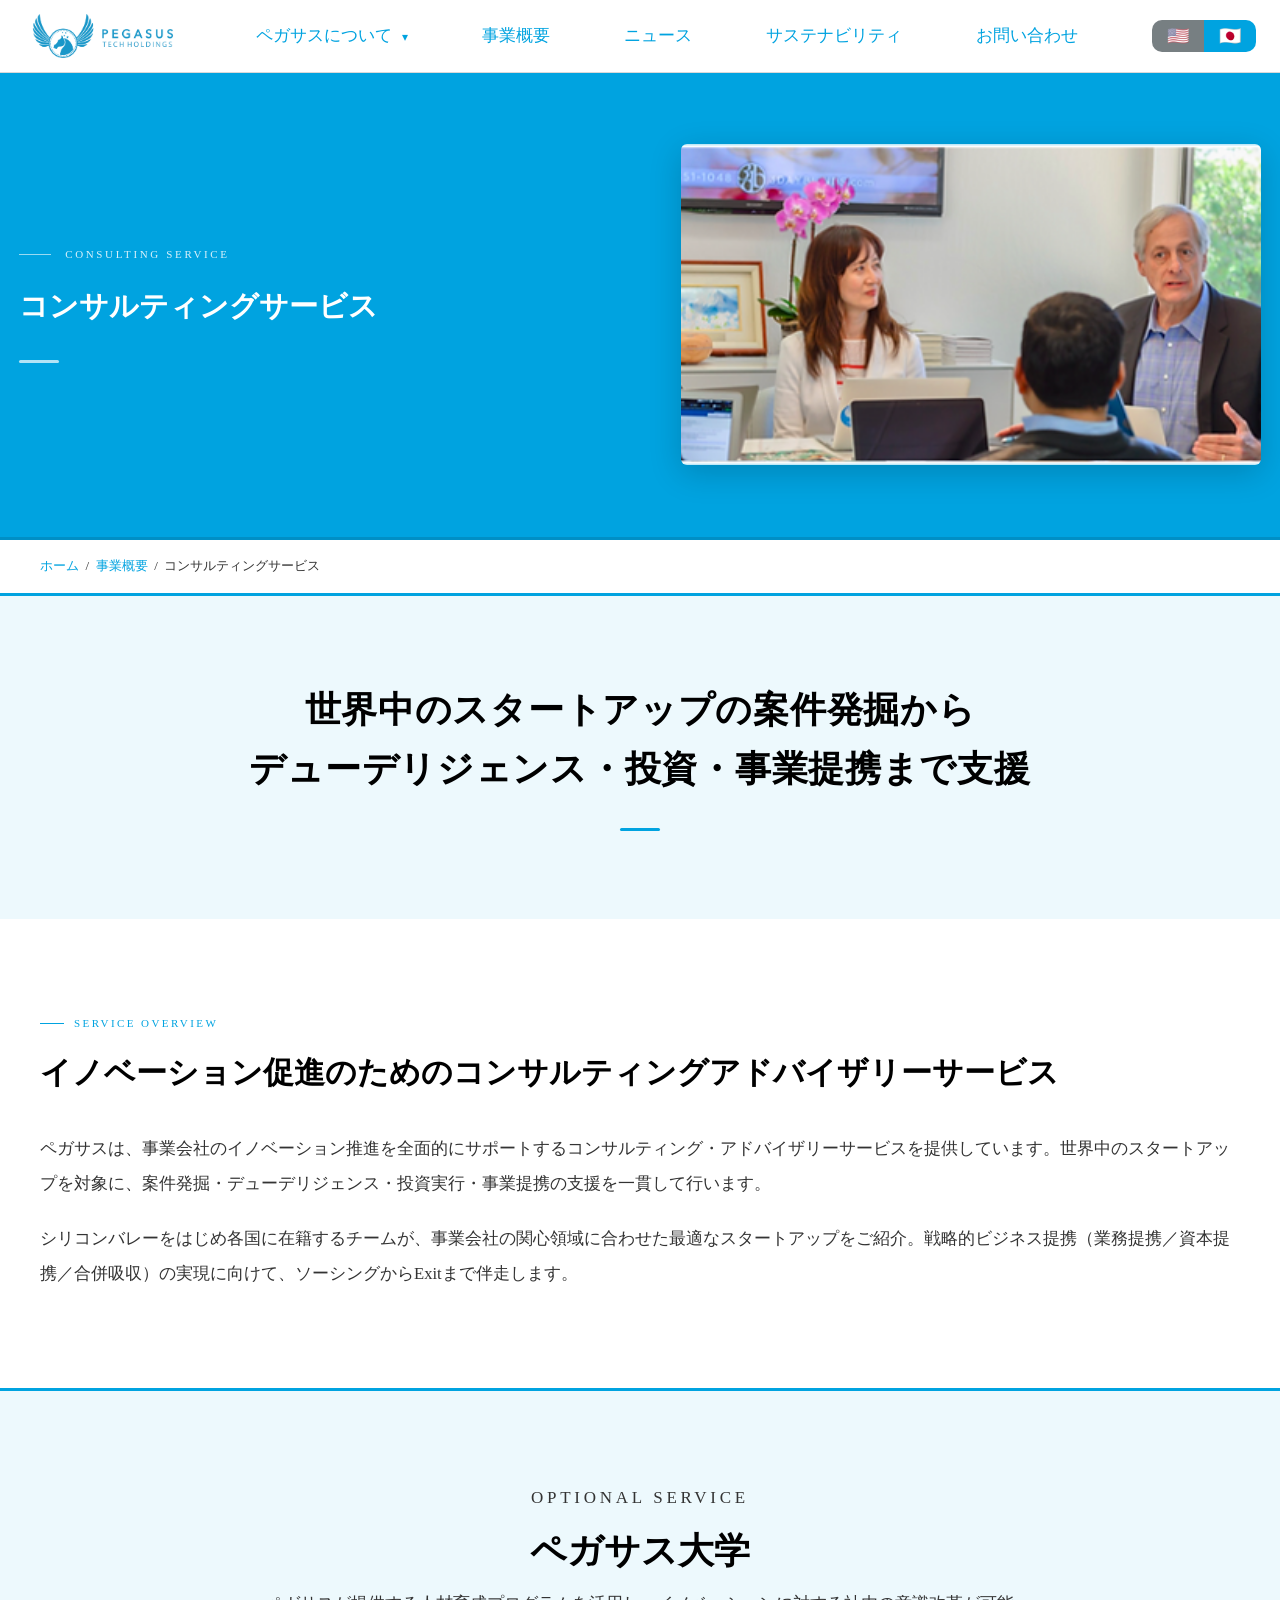
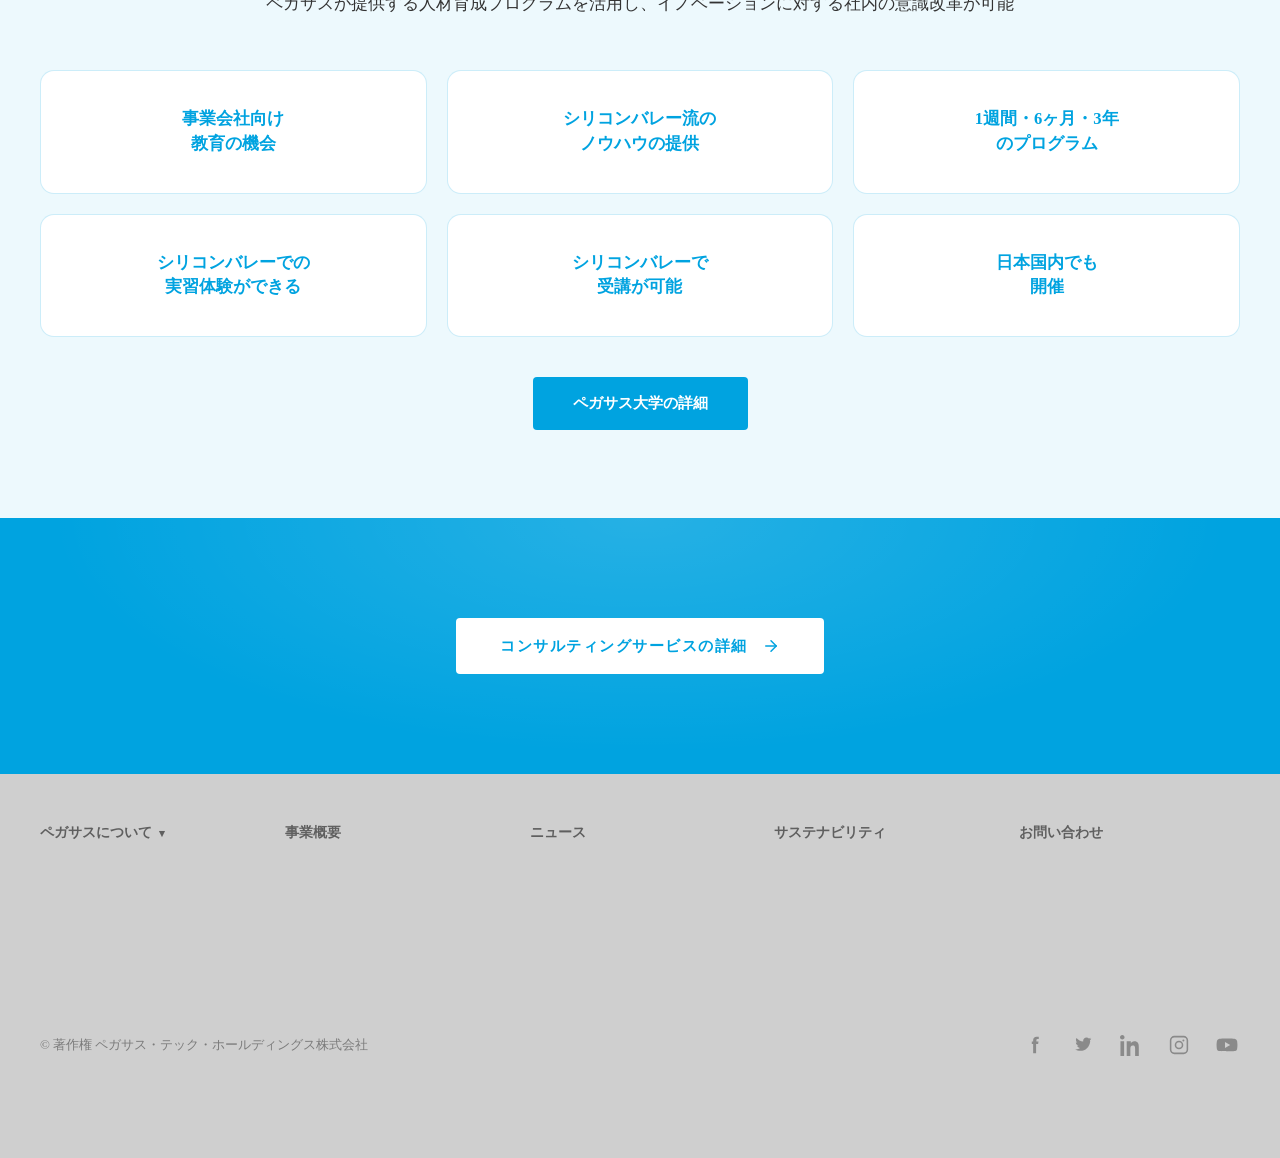
<file: consulting.html>
<!doctype html>
<html lang="ja">
  <head>
    <meta charset="utf-8" />
    <meta name="viewport" content="width=device-width, initial-scale=1" />
<title>コンサルティングサービス | Pegasus Tech Ventures</title>
    <link rel="stylesheet" href="assets/css/style.css" />
    <script defer src="assets/js/main.js"></script>
    <style>
      /* ===== WIDE CONTAINER OVERRIDE ===== */
      body.page-consulting .container {
        width: min(1200px, 96vw);
      }
      body.page-consulting .header .container {
        width: 100%;
        margin: 0;
        padding: 0 24px;
      }
      body.page-consulting .biz-hero .container {
        width: min(1400px, 97vw);
      }

      /* ===== HERO ===== */
      .biz-hero {
        background: var(--accent);
        border-bottom: 3px solid rgba(0,0,0,0.12);
      }
      .biz-hero-inner {
        display: grid;
        grid-template-columns: 1fr 580px;
        align-items: center;
        gap: 60px;
        padding: 72px 0;
      }
      .biz-hero-eyebrow {
        font-size: 11px;
        letter-spacing: 0.24em;
        text-transform: uppercase;
        color: rgba(255,255,255,0.85);
        font-family: var(--font-body-alt);
        margin-bottom: 22px;
        display: flex;
        align-items: center;
        gap: 14px;
      }
      .biz-hero-eyebrow::before {
        content: '';
        width: 32px;
        height: 1px;
        background: rgba(255,255,255,0.6);
        flex-shrink: 0;
      }
      .biz-hero-title {
        font-size: clamp(20px, 2.3vw, 38px);
        font-family: var(--font-title);
        line-height: 1.45;
        font-weight: 700;
        color: #ffffff;
        margin-bottom: 32px;
      }
      .biz-hero-deco {
        display: block;
        width: 40px;
        height: 3px;
        background: rgba(255,255,255,0.7);
        border-radius: 2px;
      }
      .biz-hero-img {
        min-width: 0;
      }
      .biz-hero-img img {
        width: 100%;
        aspect-ratio: 1518 / 840;
        object-fit: cover;
        display: block;
        border-radius: 6px;
        box-shadow: 0 8px 32px rgba(0,0,0,0.18);
      }

      /* ===== BREADCRUMB ===== */
      .breadcrumb {
        padding: 16px 0;
        font-size: 13px;
        color: var(--ink-soft);
      }
      .breadcrumb a { color: var(--accent); }
      .breadcrumb a:hover { text-decoration: underline; }

      /* ===== TAGLINE SECTION ===== */
      .tagline-section {
        padding: 88px 0;
        background: rgba(0, 163, 224, 0.07);
        text-align: center;
        position: relative;
        overflow: hidden;
      }
      .tagline-section::before {
        content: '';
        position: absolute;
        top: 0; left: 0; right: 0;
        height: 3px;
        background: var(--accent);
      }
      .tagline-text {
        font-size: clamp(20px, 3vw, 36px);
        font-family: var(--font-title);
        color: var(--ink);
        line-height: 1.65;
        max-width: 960px;
        margin: 0 auto;
        font-weight: 700;
        letter-spacing: 0.02em;
        text-align: center;
      }
      .tagline-bar {
        display: block;
        width: 40px;
        height: 3px;
        background: var(--accent);
        margin: 28px auto 0;
        border-radius: 2px;
      }

      /* ===== ABOUT SECTION ===== */
      .about-section {
        padding: 96px 0;
        background: #ffffff;
      }
      .about-eyebrow {
        font-size: 11px;
        letter-spacing: 0.22em;
        text-transform: uppercase;
        color: var(--accent);
        font-family: var(--font-body-alt);
        margin-bottom: 18px;
        display: flex;
        align-items: center;
        gap: 10px;
      }
      .about-eyebrow::before {
        content: '';
        width: 24px;
        height: 1px;
        background: var(--accent);
        flex-shrink: 0;
      }
      .about-heading {
        font-size: clamp(22px, 2.4vw, 34px);
        font-family: var(--font-title);
        line-height: 1.5;
        margin-bottom: 36px;
        color: var(--ink);
      }
      .about-text p {
        font-size: clamp(16px, 1.3vw, 19px);
        color: var(--ink-soft);
        line-height: 2.1;
        margin-bottom: 1.2em;
      }
      .about-text p:last-child { margin-bottom: 0; }

      /* ===== FLOW DIAGRAM ===== */
      .flow-section {
        padding: 88px 0;
        background: rgba(0, 163, 224, 0.07);
        position: relative;
        overflow: hidden;
      }
      .flow-section::before {
        content: '';
        position: absolute;
        top: 0; left: 0; right: 0;
        height: 3px;
        background: var(--accent);
      }
      .flow-header {
        text-align: center;
        margin-bottom: 52px;
      }
      .flow-eyebrow {
        font-size: 11px;
        letter-spacing: 0.22em;
        text-transform: uppercase;
        color: var(--accent);
        font-family: var(--font-body-alt);
        margin-bottom: 12px;
      }
      .flow-header h2 {
        font-size: clamp(22px, 2.8vw, 36px);
        font-family: var(--font-title);
        color: var(--ink);
      }
      .flow-diagram {
        display: flex;
        align-items: center;
        justify-content: center;
        gap: 0;
        flex-wrap: wrap;
      }
      .flow-node-pegasus {
        background: var(--accent);
        color: #ffffff;
        border-radius: 16px;
        padding: 28px 24px;
        text-align: center;
        width: 160px;
        flex-shrink: 0;
      }
      .flow-node-pegasus img {
        width: 48px;
        height: 48px;
        object-fit: contain;
        margin-bottom: 10px;
        filter: brightness(0) invert(1);
      }
      .flow-node-pegasus p {
        font-size: 13px;
        line-height: 1.7;
        font-weight: 600;
      }
      .flow-arrow {
        width: 52px;
        display: flex;
        align-items: center;
        justify-content: center;
        flex-shrink: 0;
      }
      .flow-arrow svg {
        width: 36px;
        height: 36px;
        stroke: var(--accent);
        fill: none;
        stroke-width: 2.5;
        stroke-linecap: round;
        stroke-linejoin: round;
      }
      .flow-center {
        display: flex;
        flex-direction: column;
        align-items: center;
        gap: 16px;
      }
      .flow-node-client {
        background: #d4711a;
        color: #ffffff;
        border-radius: 14px;
        padding: 18px 48px;
        font-size: clamp(18px, 2.2vw, 28px);
        font-family: var(--font-title);
        font-weight: 700;
      }
      .flow-alliance-bar {
        background: #2d3748;
        color: #ffffff;
        border-radius: 8px;
        padding: 14px 32px;
        text-align: center;
      }
      .flow-alliance-bar strong {
        display: block;
        font-size: 15px;
        margin-bottom: 4px;
      }
      .flow-alliance-bar span {
        font-size: 13px;
        opacity: 0.85;
      }
      .flow-ventures {
        display: flex;
        gap: 16px;
        margin-top: 8px;
      }
      .flow-node-venture {
        background: var(--accent);
        color: #ffffff;
        border-radius: 50px;
        padding: 14px 24px;
        font-size: 14px;
        font-weight: 600;
        text-align: center;
      }
      .flow-vert-arrows {
        display: flex;
        flex-direction: column;
        align-items: center;
        gap: 4px;
        margin: 4px 0;
      }
      .flow-vert-arrows svg {
        width: 20px;
        height: 20px;
        stroke: #2d3748;
        fill: none;
        stroke-width: 2;
        stroke-linecap: round;
        stroke-linejoin: round;
      }

      /* ===== PROCESS SECTION ===== */
      .process-section {
        padding: 108px 0;
        background: #ffffff;
      }
      .process-section-header {
        margin-bottom: 52px;
      }
      .process-body {
        display: block;
      }
      .process-phase-label {
        font-size: 11px;
        letter-spacing: 0.2em;
        text-transform: uppercase;
        color: var(--accent);
        font-family: var(--font-body-alt);
        margin-top: 44px;
        padding-bottom: 16px;
        border-bottom: 2px solid rgba(0, 163, 224, 0.2);
        display: flex;
        align-items: center;
        gap: 12px;
      }
      .process-phase-label::before {
        content: '';
        width: 24px;
        height: 2px;
        background: var(--accent);
        flex-shrink: 0;
      }
      .process-phase-label:first-child { margin-top: 0; }
      .process-step {
        display: grid;
        grid-template-columns: 240px 1fr;
        gap: 36px;
        padding: 34px 0;
        border-bottom: 1px solid rgba(0, 163, 224, 0.12);
        align-items: flex-start;
      }
      .process-step:last-child { border-bottom: none; }
      .process-step-tag {
        background: var(--accent);
        color: #ffffff;
        border-radius: 8px;
        padding: 12px 16px;
        font-size: 15px;
        font-weight: 600;
        line-height: 1.5;
        text-align: center;
      }
      .process-step-tag small {
        display: block;
        font-size: 12px;
        font-weight: 400;
        opacity: 0.88;
        margin-top: 4px;
        letter-spacing: 0.02em;
      }
      .process-step.is-key {
        background: rgba(0, 163, 224, 0.06);
        border-radius: 12px;
        padding: 34px 28px;
        border: 2px solid rgba(0, 163, 224, 0.35);
        margin: 8px 0;
        grid-template-columns: 240px 1fr;
      }
      .process-step.is-key .process-step-tag {
        background: transparent;
        color: var(--accent);
        border: 2px solid var(--accent);
        font-size: 17px;
        font-weight: 700;
      }
      .process-step.is-optional {
        grid-template-columns: 240px 1fr;
        border-bottom: none;
      }
      .process-step.is-optional .process-step-tag {
        background: rgba(0, 163, 224, 0.12);
        color: var(--accent);
        font-size: 15px;
      }
      .process-step-body p {
        font-size: 16px;
        color: var(--ink-soft);
        line-height: 2;
      }
      .process-optional-note {
        background: rgba(0, 163, 224, 0.07);
        border-radius: 8px;
        padding: 14px 20px;
        font-size: 14px;
        color: var(--accent);
        font-weight: 700;
        margin: 36px 0 0;
        border-left: 3px solid var(--accent);
        letter-spacing: 0.02em;
      }

      /* ===== PEGASUS UNIVERSITY SECTION ===== */
      .univ-section {
        padding: 88px 0;
        background: rgba(0, 163, 224, 0.07);
        position: relative;
        overflow: hidden;
      }
      .univ-section::before {
        content: '';
        position: absolute;
        top: 0; left: 0; right: 0;
        height: 3px;
        background: var(--accent);
      }
      .univ-header {
        text-align: center;
        margin-bottom: 52px;
      }
      .univ-eyebrow {
        font-size: 11px;
        letter-spacing: 0.22em;
        text-transform: uppercase;
        color: var(--accent);
        font-family: var(--font-body-alt);
        margin-bottom: 12px;
      }
      .univ-header h2 {
        font-size: clamp(22px, 2.8vw, 36px);
        font-family: var(--font-title);
        color: var(--ink);
        margin-bottom: 10px;
      }
      .univ-header p {
        font-size: 17px;
        color: var(--ink-soft);
        margin-top: 8px;
      }
      .univ-grid {
        display: grid;
        grid-template-columns: repeat(3, 1fr);
        gap: 20px;
      }
      .univ-item {
        text-align: center;
        padding: 36px 24px;
        background: #ffffff;
        border: 1px solid rgba(0, 163, 224, 0.2);
        border-radius: 14px;
        transition: box-shadow 0.3s, transform 0.3s;
      }
      .univ-item:hover {
        box-shadow: 0 8px 32px rgba(0, 163, 224, 0.15);
        transform: translateY(-3px);
      }
      .univ-item-label {
        font-size: clamp(14px, 1.3vw, 17px);
        font-family: var(--font-title);
        color: var(--accent);
        line-height: 1.5;
        font-weight: 700;
        margin-bottom: 0;
      }
      .univ-btn-wrap {
        text-align: center;
        margin-top: 40px;
      }
      .univ-detail-btn {
        display: inline-block;
        padding: 14px 40px;
        background: var(--accent);
        color: #fff;
        font-family: var(--font-title);
        font-size: clamp(14px, 1.2vw, 16px);
        font-weight: 700;
        border-radius: 4px;
        text-decoration: none;
        transition: opacity 0.2s;
      }
      .univ-detail-btn:hover { opacity: 0.8; }
      .univ-tagline {
        text-align: center;
        margin-top: 40px;
        padding: 20px 32px;
        background: #ffffff;
        border: 2px solid var(--accent);
        border-radius: 8px;
        max-width: 680px;
        margin-left: auto;
        margin-right: auto;
      }
      .univ-tagline p {
        font-size: clamp(15px, 1.4vw, 18px);
        color: var(--accent);
        font-weight: 700;
        font-family: var(--font-title);
        text-decoration: underline;
        text-underline-offset: 4px;
      }

      /* ===== CTA SECTION ===== */
      .cta-section {
        background: var(--accent);
        padding: 100px 0;
        text-align: center;
        position: relative;
        overflow: hidden;
      }
      .cta-section::before {
        content: '';
        position: absolute;
        inset: 0;
        background: radial-gradient(ellipse at 50% 0%, rgba(255,255,255,0.15) 0%, transparent 65%);
        pointer-events: none;
      }
      .cta-inner {
        max-width: 560px;
        margin: 0 auto;
        position: relative;
        z-index: 1;
      }
      .see-more-btn {
        display: inline-flex;
        align-items: center;
        gap: 14px;
        background: #ffffff;
        color: var(--accent);
        padding: 16px 44px;
        border-radius: 4px;
        font-size: 15px;
        font-family: var(--font-body-alt);
        letter-spacing: 0.1em;
        text-decoration: none;
        font-weight: 700;
        transition: background 0.25s ease, gap 0.25s ease, box-shadow 0.25s ease;
      }
      .see-more-btn svg {
        width: 18px;
        height: 18px;
        stroke: currentColor;
        fill: none;
        stroke-width: 2;
        stroke-linecap: round;
        stroke-linejoin: round;
        transition: transform 0.25s ease;
        flex-shrink: 0;
      }
      .see-more-btn:hover {
        background: rgba(255,255,255,0.9);
        gap: 20px;
        box-shadow: 0 4px 20px rgba(0,0,0,0.15);
      }
      .see-more-btn:hover svg { transform: translateX(5px); }

      /* ===== SHARED ===== */
      .section-eyebrow {
        font-size: 11px;
        letter-spacing: 0.22em;
        text-transform: uppercase;
        color: var(--accent);
        font-family: var(--font-body-alt);
        margin-bottom: 12px;
        display: flex;
        align-items: center;
        gap: 12px;
      }
      .section-eyebrow::before {
        content: '';
        width: 24px;
        height: 1px;
        background: var(--accent);
        flex-shrink: 0;
      }
      .section-title-main {
        font-size: clamp(24px, 3vw, 40px);
        font-family: var(--font-title);
        color: var(--ink);
        margin-bottom: 0;
      }

      /* ===== ENGLISH FONT & SIZE ===== */
      body.lang-en .i18n-en {
        font-family: Arial, Helvetica, sans-serif;
      }
      body.lang-en .biz-hero-title  { font-size: clamp(21px, 2.5vw, 40px); }
      body.lang-en .tagline-text    { font-size: clamp(18px, 2.3vw, 32px); }
      body.lang-en .about-heading   { font-size: clamp(23px, 2.5vw, 36px); }
      body.lang-en .section-title-main { font-size: clamp(25px, 3.1vw, 42px); }
      body.lang-en .univ-header h2  { font-size: clamp(23px, 2.9vw, 38px); }
      body.lang-en .univ-item-label { font-size: clamp(15px, 1.4vw, 18px); }
      body.lang-en .about-text p        { font-size: clamp(16px, 1.3vw, 18px); }
      body.lang-en .process-step-body p { font-size: 17px; }
      body.lang-en .univ-header p       { font-size: 16px; }

      /* ===== RESPONSIVE ===== */
      @media (max-width: 1024px) {
        .univ-grid { grid-template-columns: repeat(2, 1fr); }
      }
      @media (max-width: 768px) {
        .biz-hero-inner {
          grid-template-columns: 1fr;
          padding: 44px 0;
          gap: 32px;
        }
        .biz-hero-img { order: -1; }
        .tagline-section,
        .about-section,
        .flow-section,
        .process-section,
        .univ-section,
        .cta-section { padding: 64px 0; }
        .flow-diagram { flex-direction: column; gap: 16px; }
        .flow-arrow { transform: rotate(90deg); }
        .flow-center { width: 100%; }
        .flow-ventures { flex-wrap: wrap; justify-content: center; }
      }
      @media (max-width: 660px) {
        .process-step,
        .process-step.is-key,
        .process-step.is-optional { grid-template-columns: 1fr; gap: 14px; }
      }
      @media (max-width: 540px) {
        .univ-grid { grid-template-columns: 1fr; }
      }
    </style>
  </head>
  <body class="lang-ja page-consulting">
    <header class="header">
      <div class="container header-inner">
        <a class="logo" href="index.html#top">
          <img src="assets/corporate_img/logo_horizon.png" alt="Pegasus Tech Ventures" />
        </a>
        <nav class="nav" aria-label="Primary">
          <div class="nav-item has-dropdown">
            <a href="index.html#top">
              <span class="i18n i18n-ja">ペガサスについて</span>
              <span class="i18n i18n-en">About Pegasus</span>
            </a>
            <div class="dropdown">
              <a href="index.html#mission">
                <span class="i18n i18n-ja">企業理念</span>
                <span class="i18n i18n-en">Company Philosophy</span>
              </a>
              <a href="index.html#ceo-message">
                <span class="i18n i18n-ja">CEOメッセージ</span>
                <span class="i18n i18n-en">CEO Message</span>
              </a>
              <a href="index.html#company-info">
                <span class="i18n i18n-ja">企業情報</span>
                <span class="i18n i18n-en">Company Information</span>
              </a>
              <a href="index.html#management">
                <span class="i18n i18n-ja">経営陣紹介</span>
                <span class="i18n i18n-en">Management</span>
              </a>
            </div>
          </div>
          <div class="nav-item">
            <a href="index.html#about">
              <span class="i18n i18n-ja">事業概要</span>
              <span class="i18n i18n-en">Business Overview</span>
            </a>
          </div>
          <div class="nav-item">
            <a href="news.html">
              <span class="i18n i18n-ja">ニュース</span>
              <span class="i18n i18n-en">News</span>
            </a>
          </div>
          <div class="nav-item">
            <a href="sustainability.html">
              <span class="i18n i18n-ja">サステナビリティ</span>
              <span class="i18n i18n-en">Sustainability</span>
            </a>
          </div>
          <div class="nav-item">
            <a href="contact.html">
              <span class="i18n i18n-ja">お問い合わせ</span>
              <span class="i18n i18n-en">Contact</span>
            </a>
          </div>
        </nav>
        <div class="header-actions">
          <button class="button ghost language-toggle" id="lang-toggle" type="button" aria-label="Switch to English">
            <span class="lang-item is-en" aria-hidden="true">🇺🇸</span>
            <span class="lang-item is-ja" aria-hidden="true">🇯🇵</span>
          </button>
          <button class="nav-toggle" type="button" aria-expanded="false">
            <span class="i18n i18n-ja">メニュー</span>
            <span class="i18n i18n-en">Menu</span>
          </button>
        </div>
      </div>
    </header>

    <main>

      <!-- ===== HERO ===== -->
      <div class="biz-hero">
        <div class="container biz-hero-inner">
          <div class="biz-hero-text">
            <p class="biz-hero-eyebrow">Consulting Service</p>
            <h1 class="biz-hero-title">
              <span class="i18n i18n-ja">コンサルティングサービス</span>
              <span class="i18n i18n-en">Consulting Service</span>
            </h1>
            <span class="biz-hero-deco"></span>
          </div>
          <div class="biz-hero-img">
            <img src="assets/corporate_img/consulting.png" alt="Consulting &amp; Advisory" />
          </div>
        </div>
      </div>

      <!-- ===== BREADCRUMB ===== -->
      <div class="container">
        <nav class="breadcrumb" aria-label="Breadcrumb">
          <a href="index.html">
            <span class="i18n i18n-ja">ホーム</span>
            <span class="i18n i18n-en">Home</span>
          </a>
          &nbsp;/&nbsp;
          <a href="index.html#about">
            <span class="i18n i18n-ja">事業概要</span>
            <span class="i18n i18n-en">Business Overview</span>
          </a>
          &nbsp;/&nbsp;
          <span>
            <span class="i18n i18n-ja">コンサルティングサービス</span>
            <span class="i18n i18n-en">Consulting Service</span>
          </span>
        </nav>
      </div>

      <!-- ===== TAGLINE ===== -->
      <section class="tagline-section">
        <div class="container">
          <p class="tagline-text">
            <span class="i18n i18n-ja">世界中のスタートアップの案件発掘から<br>デューデリジェンス・投資・事業提携まで支援</span>
            <span class="i18n i18n-en">Supporting everything from global startup deal sourcing<br>to due diligence, investment, and business partnerships.</span>
          </p>
          <span class="tagline-bar"></span>
        </div>
      </section>

      <!-- ===== ABOUT ===== -->
      <section class="about-section">
        <div class="container">
          <p class="about-eyebrow">Service Overview</p>
          <h2 class="about-heading">
            <span class="i18n i18n-ja">イノベーション促進のためのコンサルティングアドバイザリーサービス</span>
            <span class="i18n i18n-en">Consulting &amp; Advisory Services to Drive Corporate Innovation</span>
          </h2>
          <div class="about-text">
            <p>
              <span class="i18n i18n-ja">ペガサスは、事業会社のイノベーション推進を全面的にサポートするコンサルティング・アドバイザリーサービスを提供しています。世界中のスタートアップを対象に、案件発掘・デューデリジェンス・投資実行・事業提携の支援を一貫して行います。</span>
              <span class="i18n i18n-en">Pegasus provides comprehensive consulting and advisory services to support corporate innovation. We offer end-to-end support covering deal sourcing, due diligence, investment execution, and business alliance facilitation for startups around the world.</span>
            </p>
            <p>
              <span class="i18n i18n-ja">シリコンバレーをはじめ各国に在籍するチームが、事業会社の関心領域に合わせた最適なスタートアップをご紹介。戦略的ビジネス提携（業務提携／資本提携／合併吸収）の実現に向けて、ソーシングからExitまで伴走します。</span>
              <span class="i18n i18n-en">Our teams based in Silicon Valley and worldwide introduce startups best matched to each client's areas of interest. We accompany clients every step of the way—from sourcing to exit—toward realizing strategic business partnerships (operational alliances, capital alliances, or M&amp;A).</span>
            </p>
          </div>
        </div>
      </section>

      <!-- ===== PEGASUS UNIVERSITY ===== -->
      <section class="univ-section">
        <div class="container">
          <div class="univ-header">
            <p class="univ-eyebrow">Optional Service</p>
            <h2>
              <span class="i18n i18n-ja">ペガサス大学</span>
              <span class="i18n i18n-en">Pegasus University</span>
            </h2>
            <p>
              <span class="i18n i18n-ja">ペガサスが提供する人材育成プログラムを活用し、イノベーションに対する社内の意識改革が可能</span>
              <span class="i18n i18n-en">Leverage Pegasus's talent development program to transform your organization's culture around innovation.</span>
            </p>
          </div>
          <div class="univ-grid">
            <div class="univ-item">
              <p class="univ-item-label">
                <span class="i18n i18n-ja">事業会社向け<br>教育の機会</span>
                <span class="i18n i18n-en">Educational Opportunities<br>for Corporations</span>
              </p>
            </div>
            <div class="univ-item">
              <p class="univ-item-label">
                <span class="i18n i18n-ja">シリコンバレー流の<br>ノウハウの提供</span>
                <span class="i18n i18n-en">Silicon Valley-Style<br>Expertise &amp; Know-How</span>
              </p>
            </div>
            <div class="univ-item">
              <p class="univ-item-label">
                <span class="i18n i18n-ja">1週間・6ヶ月・3年<br>のプログラム</span>
                <span class="i18n i18n-en">Programs Spanning<br>1 Week, 6 Months &amp; 3 Years</span>
              </p>
            </div>
            <div class="univ-item">
              <p class="univ-item-label">
                <span class="i18n i18n-ja">シリコンバレーでの<br>実習体験ができる</span>
                <span class="i18n i18n-en">Hands-On Internship<br>Experience in Silicon Valley</span>
              </p>
            </div>
            <div class="univ-item">
              <p class="univ-item-label">
                <span class="i18n i18n-ja">シリコンバレーで<br>受講が可能</span>
                <span class="i18n i18n-en">Courses Available<br>in Silicon Valley</span>
              </p>
            </div>
            <div class="univ-item">
              <p class="univ-item-label">
                <span class="i18n i18n-ja">日本国内でも<br>開催</span>
                <span class="i18n i18n-en">Also Held<br>Within Japan</span>
              </p>
            </div>
          </div>
          <div class="univ-btn-wrap">
            <a class="univ-detail-btn" href="https://ja.pegasustechventures.com/jp-ptvu-corporations" target="_blank" rel="noopener">
              <span class="i18n i18n-ja">ペガサス大学の詳細</span>
              <span class="i18n i18n-en">Learn More About Pegasus University</span>
            </a>
          </div>
        </div>
      </section>

      <!-- ===== CTA ===== -->
      <section class="cta-section">
        <div class="container">
          <div class="cta-inner">
            <a class="see-more-btn" href="https://ja.pegasustechventures.com/about-us" target="_blank" rel="noopener">
              <span class="i18n i18n-ja">コンサルティングサービスの詳細</span>
              <span class="i18n i18n-en">Learn More About Consulting Services</span>
              <svg viewBox="0 0 24 24" aria-hidden="true">
                <line x1="5" y1="12" x2="19" y2="12"/>
                <polyline points="12 5 19 12 12 19"/>
              </svg>
            </a>
          </div>
        </div>
      </section>

    </main>

    <footer class="footer footer-contact">
      <div class="container footer-menu">
        <div class="footer-menu-col footer-has-dropdown">
          <h4>
            <a href="index.html#top">
              <span class="i18n i18n-ja">ペガサスについて</span>
              <span class="i18n i18n-en">About Pegasus</span>
            </a>
          </h4>
          <div class="footer-dropdown">
            <a href="index.html#mission">
              <span class="i18n i18n-ja">企業理念</span>
              <span class="i18n i18n-en">Company Philosophy</span>
            </a>
            <a href="index.html#ceo-message">
              <span class="i18n i18n-ja">CEOメッセージ</span>
              <span class="i18n i18n-en">CEO Message</span>
            </a>
            <a href="index.html#company-info">
              <span class="i18n i18n-ja">企業情報</span>
              <span class="i18n i18n-en">Company Information</span>
            </a>
            <a href="index.html#management">
              <span class="i18n i18n-ja">経営陣紹介</span>
              <span class="i18n i18n-en">Management</span>
            </a>
          </div>
        </div>
        <div class="footer-menu-col">
          <h4>
            <a href="index.html#about">
              <span class="i18n i18n-ja">事業概要</span>
              <span class="i18n i18n-en">Business Overview</span>
            </a>
          </h4>
        </div>
        <div class="footer-menu-col">
          <h4>
            <a href="news.html">
              <span class="i18n i18n-ja">ニュース</span>
              <span class="i18n i18n-en">News</span>
            </a>
          </h4>
        </div>
        <div class="footer-menu-col">
          <h4>
            <a href="sustainability.html">
              <span class="i18n i18n-ja">サステナビリティ</span>
              <span class="i18n i18n-en">Sustainability</span>
            </a>
          </h4>
        </div>
        <div class="footer-menu-col">
          <h4>
            <a href="contact.html">
              <span class="i18n i18n-ja">お問い合わせ</span>
              <span class="i18n i18n-en">Contact</span>
            </a>
          </h4>
        </div>
      </div>
      <div class="container footer-meta">
        <p>
          <span class="i18n i18n-ja">© 著作権 ペガサス・テック・ホールディングス株式会社</span>
          <span class="i18n i18n-en">© Copyright by Pegasus Tech Holdings K.K.</span>
        </p>
        <div class="footer-links footer-icons">
          <span aria-label="Facebook" role="img">
            <svg viewBox="0 0 24 24" aria-hidden="true">
              <path d="M13.5 8.3V6.5c0-.7.4-1 1-1h1.6V3h-2.4c-2.3 0-3.7 1.4-3.7 3.6v1.7H8.5v2.6h1.5V21h3.2V10.9h2.2l.4-2.6h-2.6z"/>
            </svg>
          </span>
          <span aria-label="Twitter" role="img">
            <svg viewBox="0 0 24 24" aria-hidden="true">
              <path d="M19.9 7.5c0 .2 0 .4-.1.6-.6 6-5.1 10.3-10.6 10.3-2.1 0-4.1-.6-5.8-1.7.3 0 .6.1.9.1 1.7 0 3.3-.6 4.6-1.6-1.6 0-3-1.1-3.4-2.6.2 0 .4.1.7.1.3 0 .6 0 .9-.1-1.7-.4-2.9-1.8-2.9-3.6v-.1c.5.3 1.1.5 1.7.5-1-.7-1.6-1.8-1.6-3.1 0-.7.2-1.4.6-2 1.8 2.2 4.4 3.6 7.4 3.8-.1-.3-.1-.5-.1-.8 0-2 1.6-3.6 3.6-3.6 1 0 2 .4 2.6 1.1.8-.2 1.5-.5 2.2-.8-.3.8-.9 1.4-1.6 1.8.7-.1 1.4-.3 2-.6-.5.7-1 1.3-1.6 1.8z"/>
            </svg>
          </span>
          <span aria-label="LinkedIn" role="img">
            <svg viewBox="0 0 24 24" aria-hidden="true">
              <path d="M4.98 3.5C4.98 4.88 3.88 6 2.5 6S0 4.88 0 3.5 1.12 1 2.5 1 4.98 2.12 4.98 3.5zM0.5 8h4V24h-4V8zm7.5 0h3.8v2.2h.05c.53-1 1.82-2.2 3.75-2.2 4 0 4.9 2.6 4.9 6V24h-4v-7.4c0-1.8 0-4-2.4-4-2.4 0-2.8 1.9-2.8 3.9V24h-4V8z"/>
            </svg>
          </span>
          <span aria-label="Instagram" role="img">
            <svg viewBox="0 0 24 24" aria-hidden="true">
              <path d="M12 7.3A4.7 4.7 0 1 0 16.7 12 4.7 4.7 0 0 0 12 7.3zm0 7.7A3 3 0 1 1 15 12a3 3 0 0 1-3 3zm5.9-7.9a1.1 1.1 0 1 1-1.1-1.1 1.1 1.1 0 0 1 1.1 1.1z"/>
              <path d="M17 2H7A5 5 0 0 0 2 7v10a5 5 0 0 0 5 5h10a5 5 0 0 0 5-5V7a5 5 0 0 0-5-5zm3.3 15A3.3 3.3 0 0 1 17 20.3H7A3.3 3.3 0 0 1 3.7 17V7A3.3 3.3 0 0 1 7 3.7h10A3.3 3.3 0 0 1 20.3 7z"/>
            </svg>
          </span>
          <span aria-label="YouTube" role="img">
            <svg viewBox="0 0 24 24" aria-hidden="true">
              <path d="M23 7.5a3 3 0 0 0-2.1-2.1C19.1 5 12 5 12 5s-7.1 0-8.9.4A3 3 0 0 0 1 7.5 31.6 31.6 0 0 0 .6 12 31.6 31.6 0 0 0 1 16.5a3 3 0 0 0 2.1 2.1c1.8.4 8.9.4 8.9.4s7.1 0 8.9-.4a3 3 0 0 0 2.1-2.1 31.6 31.6 0 0 0 .4-4.5 31.6 31.6 0 0 0-.4-4.5zM9.8 15.2V8.8l5.7 3.2z"/>
            </svg>
          </span>
        </div>
      </div>
    </footer>
  </body>
</html>
</file>
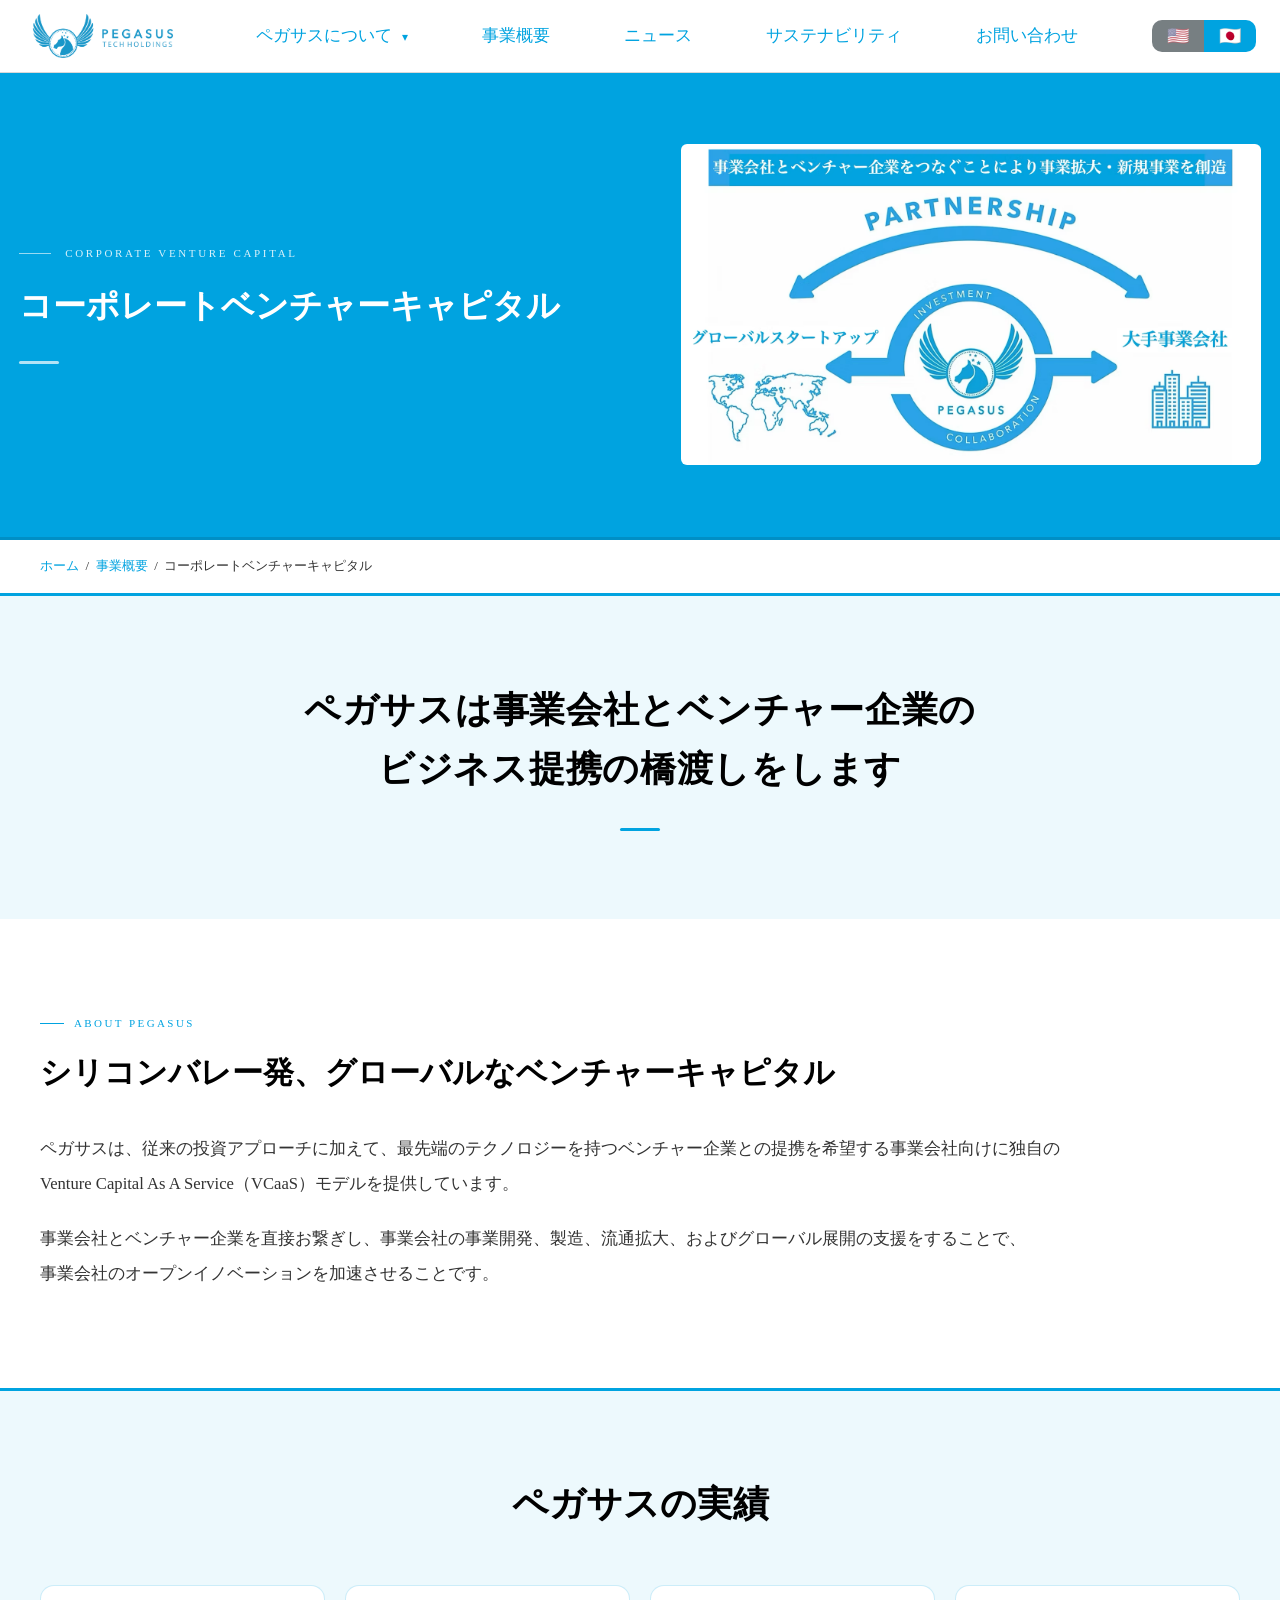
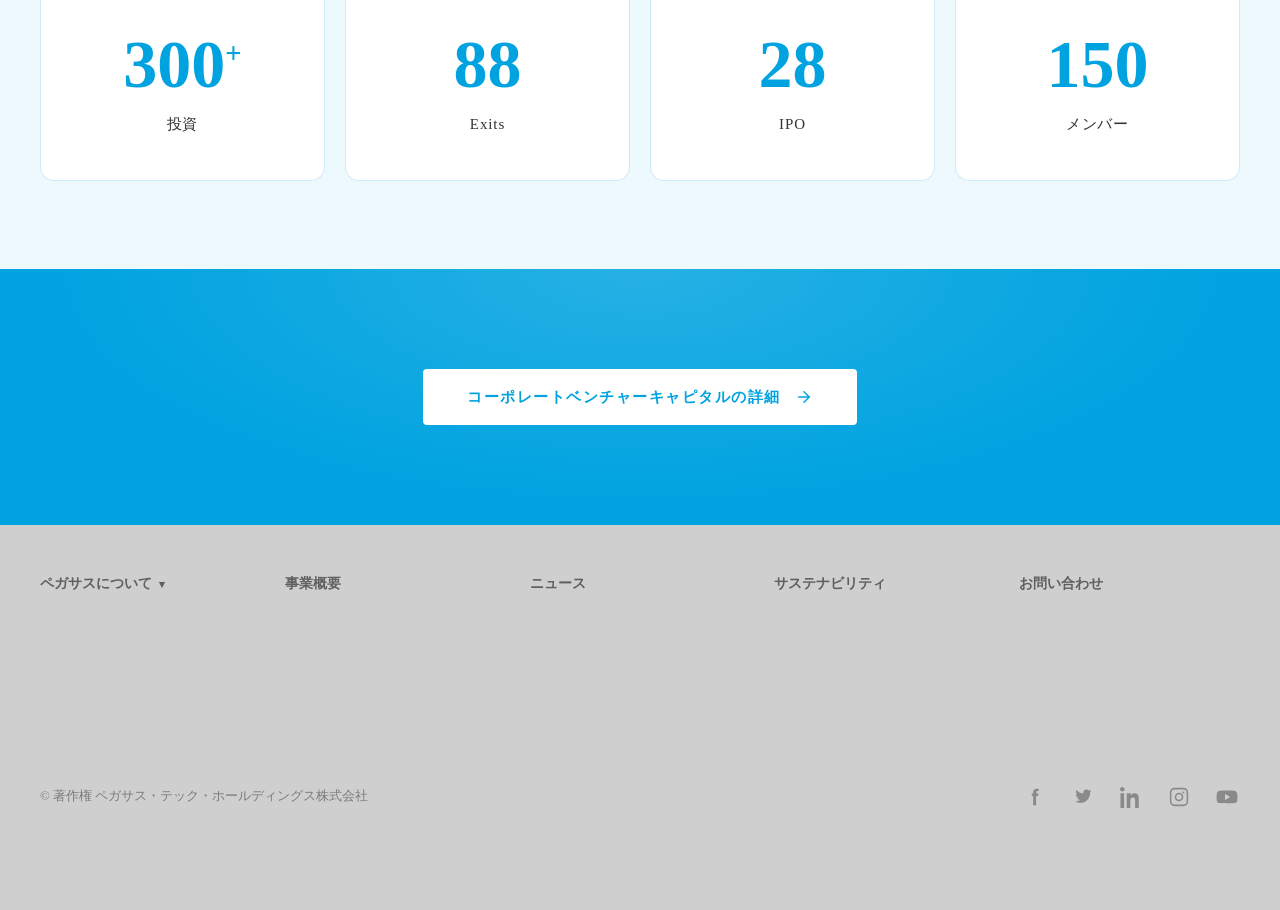
<file: cvc.html>
<!doctype html>
<html lang="ja">
  <head>
    <meta charset="utf-8" />
    <meta name="viewport" content="width=device-width, initial-scale=1" />
<title>コーポレートベンチャーキャピタル | Pegasus Tech Ventures</title>
    <link rel="stylesheet" href="assets/css/style.css" />
    <script defer src="assets/js/main.js"></script>
    <style>
      /* ===== WIDE CONTAINER OVERRIDE ===== */
      body.page-cvc .container {
        width: min(1200px, 96vw);
      }
      body.page-cvc .header .container {
        width: 100%;
        margin: 0;
        padding: 0 24px;
      }
      body.page-cvc .biz-hero .container {
        width: min(1400px, 97vw);
      }

      /* ===== HERO ===== */
      .biz-hero {
        background: var(--accent);
        border-bottom: 3px solid rgba(0,0,0,0.12);
      }
      .biz-hero-inner {
        display: grid;
        grid-template-columns: 1fr 580px;
        align-items: center;
        gap: 60px;
        padding: 72px 0;
      }
      .biz-hero-eyebrow {
        font-size: 11px;
        letter-spacing: 0.24em;
        text-transform: uppercase;
        color: rgba(255,255,255,0.85);
        font-family: var(--font-body-alt);
        margin-bottom: 22px;
        display: flex;
        align-items: center;
        gap: 14px;
      }
      .biz-hero-eyebrow::before {
        content: '';
        width: 32px;
        height: 1px;
        background: rgba(255,255,255,0.6);
        flex-shrink: 0;
      }
      .biz-hero-title {
        font-size: clamp(22px, 2.6vw, 42px);
        font-family: var(--font-title);
        line-height: 1.35;
        font-weight: 700;
        color: #ffffff;
        margin-bottom: 32px;
        white-space: nowrap;
      }
      .biz-hero-deco {
        display: block;
        width: 40px;
        height: 3px;
        background: rgba(255,255,255,0.7);
        border-radius: 2px;
      }
      .biz-hero-img {
        min-width: 0;
      }
      .biz-hero-img img {
        width: 100%;
        height: auto;
        display: block;
        border-radius: 6px;
      }
      body.lang-ja .biz-hero-img .cvc-img-en,
      body.lang-en .biz-hero-img .cvc-img-ja { display: none; }

      /* ===== BREADCRUMB ===== */
      .breadcrumb {
        padding: 16px 0;
        font-size: 13px;
        color: var(--ink-soft);
      }
      .breadcrumb a { color: var(--accent); }
      .breadcrumb a:hover { text-decoration: underline; }

      /* ===== TAGLINE SECTION ===== */
      .tagline-section {
        padding: 88px 0;
        background: rgba(0, 163, 224, 0.07);
        text-align: center;
        position: relative;
        overflow: hidden;
      }
      .tagline-section::before {
        content: '';
        position: absolute;
        top: 0; left: 0; right: 0;
        height: 3px;
        background: var(--accent);
      }
      .tagline-text {
        font-size: clamp(20px, 3vw, 36px);
        font-family: var(--font-title);
        color: var(--ink);
        line-height: 1.65;
        max-width: 960px;
        margin: 0 auto;
        font-weight: 700;
        letter-spacing: 0.02em;
        text-align: center;
      }
      .tagline-bar {
        display: block;
        width: 40px;
        height: 3px;
        background: var(--accent);
        margin: 28px auto 0;
        border-radius: 2px;
      }

      /* ===== ABOUT SECTION ===== */
      .about-section {
        padding: 96px 0;
        background: #ffffff;
      }
      .about-inner {
        display: block;
      }
      .about-eyebrow {
        font-size: 11px;
        letter-spacing: 0.22em;
        text-transform: uppercase;
        color: var(--accent);
        font-family: var(--font-body-alt);
        margin-bottom: 18px;
        display: flex;
        align-items: center;
        gap: 10px;
      }
      .about-eyebrow::before {
        content: '';
        width: 24px;
        height: 1px;
        background: var(--accent);
        flex-shrink: 0;
      }
      .about-heading {
        font-size: clamp(22px, 2.4vw, 34px);
        font-family: var(--font-title);
        line-height: 1.5;
        margin-bottom: 36px;
        color: var(--ink);
      }
      .about-text p {
        font-size: clamp(16px, 1.3vw, 19px);
        color: var(--ink-soft);
        line-height: 2.1;
        margin-bottom: 1.2em;
      }
      .about-text p:last-child {
        margin-bottom: 0;
      }
      .about-quote-card {
        border-left: 3px solid var(--accent);
        padding: 24px 28px;
        background: rgba(0, 163, 224, 0.05);
        border-radius: 0 10px 10px 0;
        margin-bottom: 24px;
      }
      .about-quote-card p {
        font-size: clamp(13px, 1vw, 15px);
        color: var(--ink-soft);
        line-height: 2;
      }
      .about-network-card {
        background: #f5fafd;
        border: 1px solid rgba(0, 163, 224, 0.2);
        border-radius: 12px;
        padding: 28px;
      }
      .about-network-card-label {
        font-size: 10px;
        letter-spacing: 0.24em;
        text-transform: uppercase;
        color: var(--accent);
        font-family: var(--font-body-alt);
        margin-bottom: 14px;
      }
      .about-network-card p {
        font-size: clamp(13px, 1vw, 15px);
        color: var(--ink-soft);
        line-height: 2;
      }

      /* ===== STATS SECTION ===== */
      .stats-section {
        padding: 88px 0;
        background: rgba(0, 163, 224, 0.07);
        position: relative;
        overflow: hidden;
      }
      .stats-section::before {
        content: '';
        position: absolute;
        top: 0; left: 0; right: 0;
        height: 3px;
        background: var(--accent);
      }
      .stats-header {
        text-align: center;
        margin-bottom: 52px;
      }
      .stats-eyebrow {
        font-size: 11px;
        letter-spacing: 0.22em;
        text-transform: uppercase;
        color: var(--accent);
        font-family: var(--font-body-alt);
        margin-bottom: 12px;
      }
      .stats-header h2 {
        font-size: clamp(22px, 2.8vw, 36px);
        font-family: var(--font-title);
        color: var(--ink);
      }
      .stats-grid {
        display: grid;
        grid-template-columns: repeat(4, 1fr);
        gap: 20px;
      }
      .stat-item {
        text-align: center;
        padding: 44px 24px;
        background: #ffffff;
        border: 1px solid rgba(0, 163, 224, 0.2);
        border-radius: 14px;
        transition: box-shadow 0.3s, transform 0.3s;
      }
      .stat-item:hover {
        box-shadow: 0 8px 32px rgba(0, 163, 224, 0.15);
        transform: translateY(-3px);
      }
      .stat-number {
        font-size: clamp(42px, 5.5vw, 68px);
        font-family: var(--font-title);
        color: var(--accent);
        line-height: 1;
        margin-bottom: 14px;
        font-weight: 700;
      }
      .stat-number sup {
        font-size: 0.42em;
        vertical-align: super;
        line-height: 0;
      }
      .stat-label {
        font-size: 15px;
        color: var(--ink-soft);
        letter-spacing: 0.06em;
      }

      /* ===== PROCESS SECTION ===== */
      .process-section {
        padding: 108px 0;
        background: #ffffff;
      }
      .process-section-header {
        margin-bottom: 52px;
      }
      .process-teams-row {
        display: flex;
        flex-wrap: wrap;
        gap: 10px;
        margin-top: 22px;
        margin-bottom: 56px;
      }
      .process-team-chip {
        background: rgba(0, 163, 224, 0.08);
        border: 1px solid rgba(0, 163, 224, 0.28);
        color: var(--accent);
        border-radius: 20px;
        padding: 7px 20px;
        font-size: 14px;
        font-family: var(--font-body-alt);
        letter-spacing: 0.03em;
      }
      .process-body {
        display: block;
      }
      .process-phase-label {
        font-size: 11px;
        letter-spacing: 0.2em;
        text-transform: uppercase;
        color: var(--accent);
        font-family: var(--font-body-alt);
        margin-bottom: 0;
        margin-top: 44px;
        padding-bottom: 16px;
        border-bottom: 2px solid rgba(0, 163, 224, 0.2);
        display: flex;
        align-items: center;
        gap: 12px;
      }
      .process-phase-label::before {
        content: '';
        width: 24px;
        height: 2px;
        background: var(--accent);
        flex-shrink: 0;
      }
      .process-phase-label:first-child { margin-top: 0; }
      .process-step {
        display: grid;
        grid-template-columns: 240px 1fr;
        gap: 36px;
        padding: 34px 0;
        border-bottom: 1px solid rgba(0, 163, 224, 0.12);
        align-items: flex-start;
      }
      .process-step:last-child { border-bottom: none; }
      .process-step-tag {
        background: var(--accent);
        color: #ffffff;
        border-radius: 8px;
        padding: 12px 16px;
        font-size: 15px;
        font-weight: 600;
        line-height: 1.5;
        text-align: center;
      }
      .process-step-tag small {
        display: block;
        font-size: 12px;
        font-weight: 400;
        opacity: 0.88;
        margin-top: 4px;
        letter-spacing: 0.02em;
      }
      .process-step.is-invest {
        background: rgba(0, 163, 224, 0.06);
        border-radius: 12px;
        padding: 34px 28px;
        border: 2px solid rgba(0, 163, 224, 0.35);
        margin: 8px 0;
        grid-template-columns: 240px 1fr;
      }
      .process-step.is-invest .process-step-tag {
        background: transparent;
        color: var(--accent);
        border: 2px solid var(--accent);
        font-size: 17px;
        font-weight: 700;
      }
      .process-step-body p {
        font-size: 16px;
        color: var(--ink-soft);
        line-height: 2;
      }
      .process-fallback-note {
        background: rgba(0, 163, 224, 0.07);
        border-radius: 8px;
        padding: 14px 20px;
        font-size: 14px;
        color: var(--accent);
        font-weight: 700;
        margin: 36px 0 0;
        border-left: 3px solid var(--accent);
        letter-spacing: 0.02em;
      }
      .process-step.is-fallback {
        grid-template-columns: 240px 1fr;
        border-bottom: none;
      }
      .process-step.is-fallback .process-step-tag {
        background: rgba(0, 163, 224, 0.12);
        color: var(--accent);
        font-size: 15px;
      }
      /* LP Panel */
      .process-lp-panel {
        position: sticky;
        top: 88px;
      }
      .lp-panel-top {
        width: 64px;
        height: 64px;
        border-radius: 50%;
        background: var(--accent);
        color: #ffffff;
        display: flex;
        align-items: center;
        justify-content: center;
        font-size: 20px;
        font-family: var(--font-title);
        font-weight: 700;
        margin: 0 auto 22px;
      }
      .lp-info-card {
        background: rgba(0, 163, 224, 0.06);
        border: 1px solid rgba(0, 163, 224, 0.2);
        border-radius: 12px;
        padding: 20px 22px;
        margin-bottom: 14px;
      }
      .lp-info-card p {
        font-size: 14px;
        color: var(--ink-soft);
        line-height: 1.9;
        text-align: center;
      }
      .lp-info-card:last-child { margin-bottom: 0; }

      /* ===== CTA SECTION ===== */
      .cta-section {
        background: var(--accent);
        padding: 100px 0;
        text-align: center;
        position: relative;
        overflow: hidden;
      }
      .cta-section::before {
        content: '';
        position: absolute;
        inset: 0;
        background: radial-gradient(ellipse at 50% 0%, rgba(255,255,255,0.15) 0%, transparent 65%);
        pointer-events: none;
      }
      .cta-inner {
        max-width: 560px;
        margin: 0 auto;
        position: relative;
        z-index: 1;
      }
      .cta-eyebrow {
        font-size: 11px;
        letter-spacing: 0.22em;
        text-transform: uppercase;
        color: rgba(255,255,255,0.8);
        font-family: var(--font-body-alt);
        margin-bottom: 20px;
      }
      .cta-title {
        font-size: clamp(22px, 2.8vw, 38px);
        font-family: var(--font-title);
        color: #ffffff;
        margin-bottom: 48px;
        line-height: 1.5;
      }
      .see-more-btn {
        display: inline-flex;
        align-items: center;
        gap: 14px;
        background: #ffffff;
        color: var(--accent);
        padding: 16px 44px;
        border-radius: 4px;
        font-size: 15px;
        font-family: var(--font-body-alt);
        letter-spacing: 0.1em;
        text-decoration: none;
        font-weight: 700;
        transition: background 0.25s ease, gap 0.25s ease, box-shadow 0.25s ease;
      }
      .see-more-btn svg {
        width: 18px;
        height: 18px;
        stroke: currentColor;
        fill: none;
        stroke-width: 2;
        stroke-linecap: round;
        stroke-linejoin: round;
        transition: transform 0.25s ease;
        flex-shrink: 0;
      }
      .see-more-btn:hover {
        background: rgba(255,255,255,0.9);
        gap: 20px;
        box-shadow: 0 4px 20px rgba(0,0,0,0.15);
      }
      .see-more-btn:hover svg {
        transform: translateX(5px);
      }

      /* ===== SHARED ===== */
      .section-eyebrow {
        font-size: 11px;
        letter-spacing: 0.22em;
        text-transform: uppercase;
        color: var(--accent);
        font-family: var(--font-body-alt);
        margin-bottom: 12px;
        display: flex;
        align-items: center;
        gap: 12px;
      }
      .section-eyebrow::before {
        content: '';
        width: 24px;
        height: 1px;
        background: var(--accent);
        flex-shrink: 0;
      }
      .section-title-main {
        font-size: clamp(24px, 3vw, 40px);
        font-family: var(--font-title);
        color: var(--ink);
        margin-bottom: 0;
      }

      /* ===== ENGLISH FONT & SIZE ===== */
      body.lang-en .i18n-en {
        font-family: Arial, Helvetica, sans-serif;
      }
      body.lang-en .biz-hero-title { font-size: clamp(24px, 2.8vw, 44px); }
      body.lang-en .tagline-text   { font-size: clamp(18px, 2.4vw, 30px); }
      body.lang-en .about-heading  { font-size: clamp(23px, 2.5vw, 36px); }
      body.lang-en .stats-header h2 { font-size: clamp(23px, 2.9vw, 38px); }
      body.lang-en .section-title-main { font-size: clamp(25px, 3.1vw, 42px); }
      body.lang-en .about-text p        { font-size: clamp(16px, 1.3vw, 18px); }
      body.lang-en .process-step-body p { font-size: 17px; }
      body.lang-en .stat-label          { font-size: 16px; }
      body.lang-en .lp-info-card p      { font-size: 15px; }

      /* ===== RESPONSIVE ===== */
      @media (max-width: 1024px) {
        .stats-grid  { grid-template-columns: repeat(2, 1fr); }
      }
      @media (max-width: 768px) {
        .biz-hero-inner {
          grid-template-columns: 1fr;
          padding: 44px 0;
          gap: 32px;
        }
        .biz-hero-img { order: -1; }
        .biz-hero-title { white-space: normal; }
        .tagline-section,
        .about-section,
        .stats-section,
        .process-section,
        .cta-section { padding: 64px 0; }
      }
      @media (max-width: 660px) {
        .process-step,
        .process-step.is-invest,
        .process-step.is-fallback { grid-template-columns: 1fr; gap: 14px; }
      }
      @media (max-width: 540px) {
        .stats-grid { grid-template-columns: repeat(2, 1fr); }
      }
    </style>
  </head>
  <body class="lang-ja page-cvc">
    <header class="header">
      <div class="container header-inner">
        <a class="logo" href="index.html#top">
          <img src="assets/corporate_img/logo_horizon.png" alt="Pegasus Tech Ventures" />
        </a>
        <nav class="nav" aria-label="Primary">
          <div class="nav-item has-dropdown">
            <a href="index.html#top">
              <span class="i18n i18n-ja">ペガサスについて</span>
              <span class="i18n i18n-en">About Pegasus</span>
            </a>
            <div class="dropdown">
              <a href="index.html#mission">
                <span class="i18n i18n-ja">企業理念</span>
                <span class="i18n i18n-en">Company Philosophy</span>
              </a>
              <a href="index.html#ceo-message">
                <span class="i18n i18n-ja">CEOメッセージ</span>
                <span class="i18n i18n-en">CEO Message</span>
              </a>
              <a href="index.html#company-info">
                <span class="i18n i18n-ja">企業情報</span>
                <span class="i18n i18n-en">Company Information</span>
              </a>
              <a href="index.html#management">
                <span class="i18n i18n-ja">経営陣紹介</span>
                <span class="i18n i18n-en">Management</span>
              </a>
            </div>
          </div>
          <div class="nav-item">
            <a href="index.html#about">
              <span class="i18n i18n-ja">事業概要</span>
              <span class="i18n i18n-en">Business Overview</span>
            </a>
          </div>
          <div class="nav-item">
            <a href="news.html">
              <span class="i18n i18n-ja">ニュース</span>
              <span class="i18n i18n-en">News</span>
            </a>
          </div>
          <div class="nav-item">
            <a href="sustainability.html">
              <span class="i18n i18n-ja">サステナビリティ</span>
              <span class="i18n i18n-en">Sustainability</span>
            </a>
          </div>
          <div class="nav-item">
            <a href="contact.html">
              <span class="i18n i18n-ja">お問い合わせ</span>
              <span class="i18n i18n-en">Contact</span>
            </a>
          </div>
        </nav>
        <div class="header-actions">
          <button class="button ghost language-toggle" id="lang-toggle" type="button" aria-label="Switch to English">
            <span class="lang-item is-en" aria-hidden="true">🇺🇸</span>
            <span class="lang-item is-ja" aria-hidden="true">🇯🇵</span>
          </button>
          <button class="nav-toggle" type="button" aria-expanded="false">
            <span class="i18n i18n-ja">メニュー</span>
            <span class="i18n i18n-en">Menu</span>
          </button>
        </div>
      </div>
    </header>

    <main>

      <!-- ===== HERO ===== -->
      <div class="biz-hero">
        <div class="container biz-hero-inner">
          <div class="biz-hero-text">
            <p class="biz-hero-eyebrow">Corporate Venture Capital</p>
            <h1 class="biz-hero-title">
              <span class="i18n i18n-ja">コーポレートベンチャーキャピタル</span>
              <span class="i18n i18n-en">Corporate Venture Capital</span>
            </h1>
            <span class="biz-hero-deco"></span>
          </div>
          <div class="biz-hero-img">
            <img class="cvc-img-ja" src="assets/corporate_img/cvc_jp.png" alt="Corporate Venture Capital" />
            <img class="cvc-img-en" src="assets/corporate_img/cvc_en.png" alt="Corporate Venture Capital" />
          </div>
        </div>
      </div>

      <!-- ===== BREADCRUMB ===== -->
      <div class="container">
        <nav class="breadcrumb" aria-label="Breadcrumb">
          <a href="index.html">
            <span class="i18n i18n-ja">ホーム</span>
            <span class="i18n i18n-en">Home</span>
          </a>
          &nbsp;/&nbsp;
          <a href="index.html#about">
            <span class="i18n i18n-ja">事業概要</span>
            <span class="i18n i18n-en">Business Overview</span>
          </a>
          &nbsp;/&nbsp;
          <span>
            <span class="i18n i18n-ja">コーポレートベンチャーキャピタル</span>
            <span class="i18n i18n-en">Corporate Venture Capital</span>
          </span>
        </nav>
      </div>

      <!-- ===== TAGLINE ===== -->
      <section class="tagline-section">
        <div class="container">
          <p class="tagline-text">
            <span class="i18n i18n-ja">ペガサスは事業会社とベンチャー企業の<br>ビジネス提携の橋渡しをします</span>
            <span class="i18n i18n-en"><span style="display:block">Pegasus bridges corporations and venture companies</span><span style="display:block">to accelerate strategic business partnerships.</span></span>

          </p>
          <span class="tagline-bar"></span>
        </div>
      </section>

      <!-- ===== ABOUT ===== -->
      <section class="about-section">
        <div class="container">
          <p class="about-eyebrow">About Pegasus</p>
          <h2 class="about-heading">
            <span class="i18n i18n-ja">シリコンバレー発、グローバルなベンチャーキャピタル</span>
            <span class="i18n i18n-en">A Global Venture Capital Firm, Born in Silicon Valley</span>
          </h2>
          <div class="about-inner">
            <div class="about-text">
              <p>
                <span class="i18n i18n-ja">ペガサスは、従来の投資アプローチに加えて、最先端のテクノロジーを持つベンチャー企業との提携を希望する事業会社向けに独自の<br>Venture Capital As A Service（VCaaS）モデルを提供しています。</span>
                <span class="i18n i18n-en">In addition to our traditional investment approach, Pegasus offers a unique Venture Capital As A Service (VCaaS) model designed for corporations seeking partnerships with cutting-edge technology ventures.</span>
              </p>
              <p>
                <span class="i18n i18n-ja">事業会社とベンチャー企業を直接お繋ぎし、事業会社の事業開発、製造、流通拡大、およびグローバル展開の支援をすることで、<br>事業会社のオープンイノベーションを加速させることです。</span>
                <span class="i18n i18n-en">By directly connecting corporations with venture companies and supporting their business development, manufacturing, distribution expansion, and global rollout, we accelerate open innovation for corporate partners.</span>
              </p>
            </div>
          </div>
        </div>
      </section>

      <!-- ===== STATS ===== -->
      <section class="stats-section">
        <div class="container">
          <div class="stats-header">
            <h2>
              <span class="i18n i18n-ja">ペガサスの実績</span>
              <span class="i18n i18n-en">Our Track Record</span>
            </h2>
          </div>
          <div class="stats-grid">
            <div class="stat-item">
              <div class="stat-number">300<sup>+</sup></div>
              <div class="stat-label">
                <span class="i18n i18n-ja">投資</span>
                <span class="i18n i18n-en">Investments</span>
              </div>
            </div>
            <div class="stat-item">
              <div class="stat-number">88</div>
              <div class="stat-label">Exits</div>
            </div>
            <div class="stat-item">
              <div class="stat-number">28</div>
              <div class="stat-label">IPO</div>
            </div>
            <div class="stat-item">
              <div class="stat-number">150</div>
              <div class="stat-label">
                <span class="i18n i18n-ja">メンバー</span>
                <span class="i18n i18n-en">Members</span>
              </div>
            </div>
          </div>
        </div>
      </section>

      <!-- ===== CTA ===== -->
      <section class="cta-section">
        <div class="container">
          <div class="cta-inner">
            <a class="see-more-btn" href="https://www.pegasustechventures.com/about-us" target="_blank" rel="noopener">
              <span class="i18n i18n-ja">コーポレートベンチャーキャピタルの詳細</span>
              <span class="i18n i18n-en">Learn More About Our CVC</span>
              <svg viewBox="0 0 24 24" aria-hidden="true">
                <line x1="5" y1="12" x2="19" y2="12"/>
                <polyline points="12 5 19 12 12 19"/>
              </svg>
            </a>
          </div>
        </div>
      </section>

    </main>

    <footer class="footer footer-contact">
      <div class="container footer-menu">
        <div class="footer-menu-col footer-has-dropdown">
          <h4>
            <a href="index.html#top">
              <span class="i18n i18n-ja">ペガサスについて</span>
              <span class="i18n i18n-en">About Pegasus</span>
            </a>
          </h4>
          <div class="footer-dropdown">
            <a href="index.html#mission">
              <span class="i18n i18n-ja">企業理念</span>
              <span class="i18n i18n-en">Company Philosophy</span>
            </a>
            <a href="index.html#ceo-message">
              <span class="i18n i18n-ja">CEOメッセージ</span>
              <span class="i18n i18n-en">CEO Message</span>
            </a>
            <a href="index.html#company-info">
              <span class="i18n i18n-ja">企業情報</span>
              <span class="i18n i18n-en">Company Information</span>
            </a>
            <a href="index.html#management">
              <span class="i18n i18n-ja">経営陣紹介</span>
              <span class="i18n i18n-en">Management</span>
            </a>
          </div>
        </div>
        <div class="footer-menu-col">
          <h4>
            <a href="index.html#about">
              <span class="i18n i18n-ja">事業概要</span>
              <span class="i18n i18n-en">Business Overview</span>
            </a>
          </h4>
        </div>
        <div class="footer-menu-col">
          <h4>
            <a href="news.html">
              <span class="i18n i18n-ja">ニュース</span>
              <span class="i18n i18n-en">News</span>
            </a>
          </h4>
        </div>
        <div class="footer-menu-col">
          <h4>
            <a href="sustainability.html">
              <span class="i18n i18n-ja">サステナビリティ</span>
              <span class="i18n i18n-en">Sustainability</span>
            </a>
          </h4>
        </div>
        <div class="footer-menu-col">
          <h4>
            <a href="contact.html">
              <span class="i18n i18n-ja">お問い合わせ</span>
              <span class="i18n i18n-en">Contact</span>
            </a>
          </h4>
        </div>
      </div>
      <div class="container footer-meta">
        <p>
          <span class="i18n i18n-ja">© 著作権 ペガサス・テック・ホールディングス株式会社</span>
          <span class="i18n i18n-en">© Copyright by Pegasus Tech Holdings K.K.</span>
        </p>
        <div class="footer-links footer-icons">
          <span aria-label="Facebook" role="img">
            <svg viewBox="0 0 24 24" aria-hidden="true">
              <path d="M13.5 8.3V6.5c0-.7.4-1 1-1h1.6V3h-2.4c-2.3 0-3.7 1.4-3.7 3.6v1.7H8.5v2.6h1.5V21h3.2V10.9h2.2l.4-2.6h-2.6z"/>
            </svg>
          </span>
          <span aria-label="Twitter" role="img">
            <svg viewBox="0 0 24 24" aria-hidden="true">
              <path d="M19.9 7.5c0 .2 0 .4-.1.6-.6 6-5.1 10.3-10.6 10.3-2.1 0-4.1-.6-5.8-1.7.3 0 .6.1.9.1 1.7 0 3.3-.6 4.6-1.6-1.6 0-3-1.1-3.4-2.6.2 0 .4.1.7.1.3 0 .6 0 .9-.1-1.7-.4-2.9-1.8-2.9-3.6v-.1c.5.3 1.1.5 1.7.5-1-.7-1.6-1.8-1.6-3.1 0-.7.2-1.4.6-2 1.8 2.2 4.4 3.6 7.4 3.8-.1-.3-.1-.5-.1-.8 0-2 1.6-3.6 3.6-3.6 1 0 2 .4 2.6 1.1.8-.2 1.5-.5 2.2-.8-.3.8-.9 1.4-1.6 1.8.7-.1 1.4-.3 2-.6-.5.7-1 1.3-1.6 1.8z"/>
            </svg>
          </span>
          <span aria-label="LinkedIn" role="img">
            <svg viewBox="0 0 24 24" aria-hidden="true">
              <path d="M4.98 3.5C4.98 4.88 3.88 6 2.5 6S0 4.88 0 3.5 1.12 1 2.5 1 4.98 2.12 4.98 3.5zM0.5 8h4V24h-4V8zm7.5 0h3.8v2.2h.05c.53-1 1.82-2.2 3.75-2.2 4 0 4.9 2.6 4.9 6V24h-4v-7.4c0-1.8 0-4-2.4-4-2.4 0-2.8 1.9-2.8 3.9V24h-4V8z"/>
            </svg>
          </span>
          <span aria-label="Instagram" role="img">
            <svg viewBox="0 0 24 24" aria-hidden="true">
              <path d="M12 7.3A4.7 4.7 0 1 0 16.7 12 4.7 4.7 0 0 0 12 7.3zm0 7.7A3 3 0 1 1 15 12a3 3 0 0 1-3 3zm5.9-7.9a1.1 1.1 0 1 1-1.1-1.1 1.1 1.1 0 0 1 1.1 1.1z"/>
              <path d="M17 2H7A5 5 0 0 0 2 7v10a5 5 0 0 0 5 5h10a5 5 0 0 0 5-5V7a5 5 0 0 0-5-5zm3.3 15A3.3 3.3 0 0 1 17 20.3H7A3.3 3.3 0 0 1 3.7 17V7A3.3 3.3 0 0 1 7 3.7h10A3.3 3.3 0 0 1 20.3 7z"/>
            </svg>
          </span>
          <span aria-label="YouTube" role="img">
            <svg viewBox="0 0 24 24" aria-hidden="true">
              <path d="M23 7.5a3 3 0 0 0-2.1-2.1C19.1 5 12 5 12 5s-7.1 0-8.9.4A3 3 0 0 0 1 7.5 31.6 31.6 0 0 0 .6 12 31.6 31.6 0 0 0 1 16.5a3 3 0 0 0 2.1 2.1c1.8.4 8.9.4 8.9.4s7.1 0 8.9-.4a3 3 0 0 0 2.1-2.1 31.6 31.6 0 0 0 .4-4.5 31.6 31.6 0 0 0-.4-4.5zM9.8 15.2V8.8l5.7 3.2z"/>
            </svg>
          </span>
        </div>
      </div>
    </footer>
  </body>
</html>
</file>
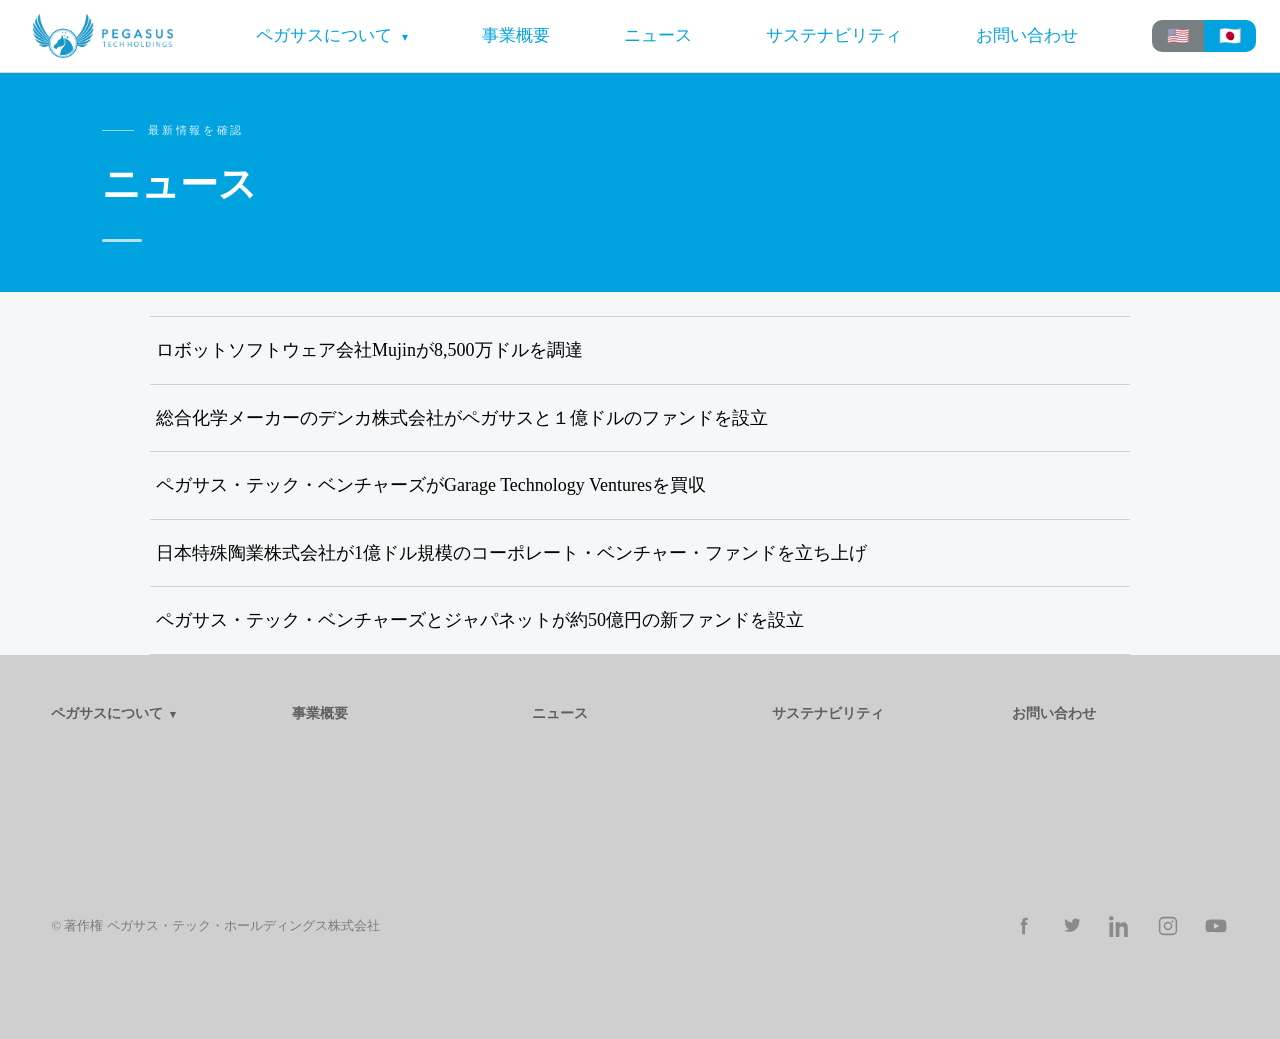
<file: news.html>
<!doctype html>
<html lang="ja">
  <head>
    <meta charset="utf-8" />
    <meta name="viewport" content="width=device-width, initial-scale=1" />
<title>ニュース | Pegasus Tech Ventures</title>
    <link rel="stylesheet" href="assets/css/style.css" />
    <script defer src="assets/js/main.js"></script>
  </head>
  <body class="lang-ja page-news">
    <header class="header">
      <div class="container header-inner">
        <a class="logo" href="index.html#top">
          <img src="assets/corporate_img/logo_horizon.png" alt="Pegasus Tech Ventures" />
        </a>
        <nav class="nav" aria-label="Primary">
          <div class="nav-item has-dropdown">
            <a href="index.html#top">
              <span class="i18n i18n-ja">ペガサスについて</span>
              <span class="i18n i18n-en">About Pegasus</span>
            </a>
            <div class="dropdown">
              <a href="index.html#mission">
                <span class="i18n i18n-ja">企業理念</span>
                <span class="i18n i18n-en">Company Philosophy</span>
              </a>
              <a href="index.html#ceo-message">
                <span class="i18n i18n-ja">CEOメッセージ</span>
                <span class="i18n i18n-en">CEO Message</span>
              </a>
              <a href="index.html#company-info">
                <span class="i18n i18n-ja">企業情報</span>
                <span class="i18n i18n-en">Company Information</span>
              </a>
              <a href="index.html#management">
                <span class="i18n i18n-ja">経営陣紹介</span>
                <span class="i18n i18n-en">Management</span>
              </a>
            </div>
          </div>
          <div class="nav-item">
            <a href="index.html#about">
              <span class="i18n i18n-ja">事業概要</span>
              <span class="i18n i18n-en">Business Overview</span>
            </a>
          </div>
          <div class="nav-item">
            <a href="news.html">
              <span class="i18n i18n-ja">ニュース</span>
              <span class="i18n i18n-en">News</span>
            </a>
          </div>
          <div class="nav-item">
            <a href="sustainability.html">
              <span class="i18n i18n-ja">サステナビリティ</span>
              <span class="i18n i18n-en">Sustainability</span>
            </a>
          </div>
          <div class="nav-item">
            <a href="contact.html">
              <span class="i18n i18n-ja">お問い合わせ</span>
              <span class="i18n i18n-en">Contact</span>
            </a>
          </div>
        </nav>
        <div class="header-actions">
          <button class="button ghost language-toggle" id="lang-toggle" type="button" aria-label="Switch to English">
            <span class="lang-item is-en" aria-hidden="true">🇺🇸</span>
            <span class="lang-item is-ja" aria-hidden="true">🇯🇵</span>
          </button>
          <button class="nav-toggle" type="button" aria-expanded="false">
            <span class="i18n i18n-ja">メニュー</span>
            <span class="i18n i18n-en">Menu</span>
          </button>
        </div>
      </div>
    </header>

    <main>

      <section class="section" id="news" style="padding: 0;">
        <div class="section-inline-hero news-section-hero">
          <div class="section-inline-hero-inner container">
            <p class="section-inline-hero-eyebrow">
              <span class="i18n i18n-ja">最新情報を確認</span>
              <span class="i18n i18n-en">Stay Up to Date</span>
            </p>
            <h3 class="section-inline-hero-title">
              <span class="i18n i18n-ja">ニュース</span>
              <span class="i18n i18n-en">News</span>
            </h3>
            <span class="section-inline-hero-deco"></span>
          </div>
        </div>
        <div class="container">
                    <ul class="news-list">
          <li><a href="https://techcrunch.com/2023/09/05/robot-software-firm-mujin-raises-85m/?guccounter=1" target="_blank" rel="noopener noreferrer"><span class="i18n i18n-ja">ロボットソフトウェア会社Mujinが8,500万ドルを調達</span><span class="i18n i18n-en">Robot software firm Mujin raises $85M</span></a></li>
          <li><a href="https://techcrunch.com/2023/01/24/pegasus-tech-ventures-closes-100m-fund-with-japanese-chemical-firm-denka/" target="_blank" rel="noopener noreferrer"><span class="i18n i18n-ja">総合化学メーカーのデンカ株式会社がペガサスと１億ドルのファンドを設立</span><span class="i18n i18n-en">Chemical giant Denka dives into VC with $100M fund managed by Pegasus Tech Ventures</span></a></li>
          <li><a href="https://www.businessinsider.com/pegasus-tech-ventures-acquires-garage-technology-ventures-2021-6" target="_blank" rel="noopener noreferrer"><span class="i18n i18n-ja">ペガサス・テック・ベンチャーズがGarage Technology Venturesを買収</span><span class="i18n i18n-en">Pegasus Tech Ventures, a VC firm connecting big Asian corporations with hot startups, just bought a boutique firm with a long Silicon Valley history</span></a></li>
          <li><a href="https://techcrunch.com/2021/04/12/ngk-spark-plugs-launches-100m-corporate-venture-fund-will-seek-ma-opportunities/" target="_blank" rel="noopener noreferrer"><span class="i18n i18n-ja">日本特殊陶業株式会社が1億ドル規模のコーポレート・ベンチャー・ファンドを立ち上げ</span><span class="i18n i18n-en">NGK Spark Plugs launches $100M corporate venture fund, will seek M&amp;A opportunities</span></a></li>
          <li><a href="https://techcrunch.com/2021/03/09/pegasus-tech-ventures-and-japanet-launch-new-50m-fund-to-bring-global-startups-to-nagasaki/" target="_blank" rel="noopener noreferrer"><span class="i18n i18n-ja">ペガサス・テック・ベンチャーズとジャパネットが約50億円の新ファンドを設立</span><span class="i18n i18n-en">Pegasus Tech Ventures and Japanet launch new $50M fund to bring global startups to Nagasaki</span></a></li>
        </ul>
                </div>
      </section>

    </main>



    <footer class="footer footer-contact">
      <div class="container footer-menu">
        <div class="footer-menu-col footer-has-dropdown">
          <h4>
            <a href="index.html#top">
              <span class="i18n i18n-ja">ペガサスについて</span>
              <span class="i18n i18n-en">About Pegasus</span>
            </a>
          </h4>
          <div class="footer-dropdown">
            <a href="index.html#mission">
              <span class="i18n i18n-ja">企業理念</span>
              <span class="i18n i18n-en">Company Philosophy</span>
            </a>
            <a href="index.html#ceo-message">
              <span class="i18n i18n-ja">CEOメッセージ</span>
              <span class="i18n i18n-en">CEO Message</span>
            </a>
            <a href="index.html#company-info">
              <span class="i18n i18n-ja">企業情報</span>
              <span class="i18n i18n-en">Company Information</span>
            </a>
            <a href="index.html#management">
              <span class="i18n i18n-ja">経営陣紹介</span>
              <span class="i18n i18n-en">Management</span>
            </a>
          </div>
        </div>
        <div class="footer-menu-col">
          <h4>
            <a href="index.html#about">
              <span class="i18n i18n-ja">事業概要</span>
              <span class="i18n i18n-en">Business Overview</span>
            </a>
          </h4>
        </div>
        <div class="footer-menu-col">
          <h4>
            <a href="news.html">
              <span class="i18n i18n-ja">ニュース</span>
              <span class="i18n i18n-en">News</span>
            </a>
          </h4>
        </div>
        <div class="footer-menu-col">
          <h4>
            <a href="sustainability.html">
              <span class="i18n i18n-ja">サステナビリティ</span>
              <span class="i18n i18n-en">Sustainability</span>
            </a>
          </h4>
        </div>
        <div class="footer-menu-col">
          <h4>
            <a href="contact.html">
              <span class="i18n i18n-ja">お問い合わせ</span>
              <span class="i18n i18n-en">Contact</span>
            </a>
          </h4>
        </div>
      </div>
      <div class="container footer-meta">
        <p>
          <span class="i18n i18n-ja">© 著作権 ペガサス・テック・ホールディングス株式会社</span>
          <span class="i18n i18n-en">© Copyright by Pegasus Tech Holdings K.K.</span>
        </p>
        <div class="footer-links footer-icons">
          <span aria-label="Facebook" role="img">
            <svg viewBox="0 0 24 24" aria-hidden="true">
              <path d="M13.5 8.3V6.5c0-.7.4-1 1-1h1.6V3h-2.4c-2.3 0-3.7 1.4-3.7 3.6v1.7H8.5v2.6h1.5V21h3.2V10.9h2.2l.4-2.6h-2.6z"/>
            </svg>
          </span>
          <span aria-label="Twitter" role="img">
            <svg viewBox="0 0 24 24" aria-hidden="true">
              <path d="M19.9 7.5c0 .2 0 .4-.1.6-.6 6-5.1 10.3-10.6 10.3-2.1 0-4.1-.6-5.8-1.7.3 0 .6.1.9.1 1.7 0 3.3-.6 4.6-1.6-1.6 0-3-1.1-3.4-2.6.2 0 .4.1.7.1.3 0 .6 0 .9-.1-1.7-.4-2.9-1.8-2.9-3.6v-.1c.5.3 1.1.5 1.7.5-1-.7-1.6-1.8-1.6-3.1 0-.7.2-1.4.6-2 1.8 2.2 4.4 3.6 7.4 3.8-.1-.3-.1-.5-.1-.8 0-2 1.6-3.6 3.6-3.6 1 0 2 .4 2.6 1.1.8-.2 1.5-.5 2.2-.8-.3.8-.9 1.4-1.6 1.8.7-.1 1.4-.3 2-.6-.5.7-1 1.3-1.6 1.8z"/>
            </svg>
          </span>
          <span aria-label="LinkedIn" role="img">
            <svg viewBox="0 0 24 24" aria-hidden="true">
              <path d="M4.98 3.5C4.98 4.88 3.88 6 2.5 6S0 4.88 0 3.5 1.12 1 2.5 1 4.98 2.12 4.98 3.5zM0.5 8h4V24h-4V8zm7.5 0h3.8v2.2h.05c.53-1 1.82-2.2 3.75-2.2 4 0 4.9 2.6 4.9 6V24h-4v-7.4c0-1.8 0-4-2.4-4-2.4 0-2.8 1.9-2.8 3.9V24h-4V8z"/>
            </svg>
          </span>
          <span aria-label="Instagram" role="img">
            <svg viewBox="0 0 24 24" aria-hidden="true">
              <path d="M12 7.3A4.7 4.7 0 1 0 16.7 12 4.7 4.7 0 0 0 12 7.3zm0 7.7A3 3 0 1 1 15 12a3 3 0 0 1-3 3zm5.9-7.9a1.1 1.1 0 1 1-1.1-1.1 1.1 1.1 0 0 1 1.1 1.1z"/>
              <path d="M17 2H7A5 5 0 0 0 2 7v10a5 5 0 0 0 5 5h10a5 5 0 0 0 5-5V7a5 5 0 0 0-5-5zm3.3 15A3.3 3.3 0 0 1 17 20.3H7A3.3 3.3 0 0 1 3.7 17V7A3.3 3.3 0 0 1 7 3.7h10A3.3 3.3 0 0 1 20.3 7z"/>
            </svg>
          </span>
          <span aria-label="YouTube" role="img">
            <svg viewBox="0 0 24 24" aria-hidden="true">
              <path d="M23 7.5a3 3 0 0 0-2.1-2.1C19.1 5 12 5 12 5s-7.1 0-8.9.4A3 3 0 0 0 1 7.5 31.6 31.6 0 0 0 .6 12 31.6 31.6 0 0 0 1 16.5a3 3 0 0 0 2.1 2.1c1.8.4 8.9.4 8.9.4s7.1 0 8.9-.4a3 3 0 0 0 2.1-2.1 31.6 31.6 0 0 0 .4-4.5 31.6 31.6 0 0 0-.4-4.5zM9.8 15.2V8.8l5.7 3.2z"/>
            </svg>
          </span>
        </div>
      </div>
    </footer>
  </body>
</html>
</file>
<file: assets/css/style.css>
@font-face {
  font-family: "dinneuzeitgroteskltw01-_812426";
  font-style: normal;
  font-weight: 400;
  src: url("https://static.parastorage.com/fonts/v2/b46aabec-b529-45a8-a0fe-2abaf6daf369/v1/dinneuzeitgroteskltw01-_812426.other.woff2")
    format("woff2");
  unicode-range: U+02C7, U+2021, U+2030, U+E000, U+E002, U+E004, U+E006, U+E009, U+E00B, U+E011;
  font-display: swap;
}

@font-face {
  font-family: "dinneuzeitgroteskltw01-_812426";
  font-style: normal;
  font-weight: 400;
  src: url("https://static.parastorage.com/fonts/v2/b46aabec-b529-45a8-a0fe-2abaf6daf369/v1/dinneuzeitgroteskltw01-_812426.latin-ext.woff2")
    format("woff2");
  unicode-range: U+0160-0161, U+0178, U+017D-017E, U+0192, U+2020;
  font-display: swap;
}

@font-face {
  font-family: "dinneuzeitgroteskltw01-_812426";
  font-style: normal;
  font-weight: 400;
  src: url("https://static.parastorage.com/fonts/v2/b46aabec-b529-45a8-a0fe-2abaf6daf369/v1/dinneuzeitgroteskltw01-_812426.latin.woff2")
    format("woff2");
  unicode-range: U+000D, U+0020-007E, U+00A0-00FF, U+0131, U+0152-0153, U+02C6, U+02DA,
    U+02DC, U+2013-2014, U+2018-201A, U+201C-201E, U+2022, U+2026, U+2039-203A, U+20AC,
    U+2122;
  font-display: swap;
}

@font-face {
  font-family: "din-next-w01-light";
  font-style: normal;
  font-weight: 400;
  src: url("https://static.parastorage.com/fonts/v2/eca8b0cd-45d8-43cf-aee7-ca462bc5497c/v1/din-next-w10-light.woff2")
    format("woff2");
  unicode-range: U+0401-040C, U+040E-044F, U+0451-045C, U+045E-045F, U+0490-0491, U+2116;
  font-display: swap;
}

@font-face {
  font-family: "din-next-w01-light";
  font-style: normal;
  font-weight: 400;
  src: url("https://static.parastorage.com/fonts/v2/eca8b0cd-45d8-43cf-aee7-ca462bc5497c/v1/din-next-w02-light.woff2")
    format("woff2");
  unicode-range: U+000D, U+0100-010F, U+0111-0130, U+0132-0151, U+0154-015F, U+0162-0177,
    U+0179-017C, U+01FA-01FF, U+0218-021B, U+0237, U+02C9, U+02D8-02D9, U+02DB, U+02DD,
    U+0394, U+03A9, U+03C0, U+1E80-1E85, U+1EF2-1EF3, U+2070, U+2074-2079, U+2080-2089,
    U+2113, U+2126, U+212E, U+2153-2154, U+215B-215E, U+2202, U+2206, U+220F, U+2211-2212,
    U+2215, U+2219-221A, U+221E, U+222B, U+2248, U+2260, U+2264-2265, U+25CA, U+F8FF,
    U+FB00-FB04;
  font-display: swap;
}

@font-face {
  font-family: "din-next-w01-light";
  font-style: normal;
  font-weight: 400;
  src: url("https://static.parastorage.com/fonts/v2/eca8b0cd-45d8-43cf-aee7-ca462bc5497c/v1/din-next-w01-light.woff2")
    format("woff2");
  unicode-range: U+0020-007E, U+00A0-00FF, U+0110, U+0131, U+0152-0153, U+0160-0161,
    U+0178, U+017D-017E, U+0192, U+02C6-02C7, U+02DA, U+02DC, U+03BC, U+2013-2014,
    U+2018-201A, U+201C-201E, U+2020-2022, U+2026, U+2030, U+2039-203A, U+2044, U+20AC,
    U+2122;
  font-display: swap;
}

@font-face {
  font-family: "raleway";
  font-style: normal;
  font-weight: 700;
  src: url("https://static.parastorage.com/tag-bundler/api/v1/fonts-cache/googlefont/woff2/s/raleway/v26/1Ptug8zYS_SKggPNyCIIT4ttDfCmxA.woff2")
    format("woff2");
  unicode-range: U+0102-0103, U+0110-0111, U+0128-0129, U+0168-0169, U+01A0-01A1,
    U+01AF-01B0, U+1EA0-1EF9, U+20AB;
  font-display: swap;
}

@font-face {
  font-family: "raleway";
  font-style: italic;
  font-weight: 700;
  src: url("https://static.parastorage.com/tag-bundler/api/v1/fonts-cache/googlefont/woff2/s/raleway/v26/1Ptsg8zYS_SKggPNyCg4QoFqL_KWxWMT.woff2")
    format("woff2");
  unicode-range: U+0102-0103, U+0110-0111, U+0128-0129, U+0168-0169, U+01A0-01A1,
    U+01AF-01B0, U+1EA0-1EF9, U+20AB;
  font-display: swap;
}

@font-face {
  font-family: "raleway";
  font-style: normal;
  font-weight: 400;
  src: url("https://static.parastorage.com/tag-bundler/api/v1/fonts-cache/googlefont/woff2/s/raleway/v26/1Ptug8zYS_SKggPNyCIIT4ttDfCmxA.woff2")
    format("woff2");
  unicode-range: U+0102-0103, U+0110-0111, U+0128-0129, U+0168-0169, U+01A0-01A1,
    U+01AF-01B0, U+1EA0-1EF9, U+20AB;
  font-display: swap;
}

@font-face {
  font-family: "raleway";
  font-style: italic;
  font-weight: 400;
  src: url("https://static.parastorage.com/tag-bundler/api/v1/fonts-cache/googlefont/woff2/s/raleway/v26/1Ptsg8zYS_SKggPNyCg4QoFqL_KWxWMT.woff2")
    format("woff2");
  unicode-range: U+0102-0103, U+0110-0111, U+0128-0129, U+0168-0169, U+01A0-01A1,
    U+01AF-01B0, U+1EA0-1EF9, U+20AB;
  font-display: swap;
}

@font-face {
  font-family: "avenir-lt-w01_35-light1475496";
  font-style: normal;
  font-weight: 400;
  src: url("https://static.parastorage.com/fonts/v2/af36905f-3c92-4ef9-b0c1-f91432f16ac1/v1/avenir-lt-w05_35-light.woff2")
    format("woff2");
  unicode-range: U+0100-012B, U+012E-0130, U+0132-0137, U+0139-0149, U+014C-0151,
    U+0154-015F, U+0162-0177, U+0179-017C, U+0218-021B, U+02C9, U+02D8-02D9, U+02DB,
    U+02DD, U+0394, U+03A9, U+03BC, U+03C0, U+1E9E, U+20B9-20BA, U+20BC-20BD, U+2113,
    U+2126, U+212E, U+2202, U+2206, U+220F, U+2211-2212, U+2215, U+2219-221A, U+221E,
    U+222B, U+2248, U+2260, U+2264-2265, U+25CA, U+F8FF, U+FB01-FB02;
  font-display: swap;
}

@font-face {
  font-family: "avenir-lt-w01_35-light1475496";
  font-style: normal;
  font-weight: 400;
  src: url("https://static.parastorage.com/fonts/v2/af36905f-3c92-4ef9-b0c1-f91432f16ac1/v1/avenir-lt-w01_35-light1475496.woff2")
    format("woff2");
  unicode-range: U+0000, U+000D, U+0020-007E, U+00A0-00FF, U+0131, U+0152-0153,
    U+0160-0161, U+0178, U+017D-017E, U+0192, U+0237, U+02C6-02C7, U+02DA, U+02DC,
    U+2013-2014, U+2018-201A, U+201C-201E, U+2020-2022, U+2026, U+2030, U+2039-203A,
    U+2044, U+20AC, U+2122;
  font-display: swap;
}

:root {
  --color_0: 255, 255, 255;
  --color_1: 255, 255, 255;
  --color_2: 0, 0, 0;
  --color_3: 237, 28, 36;
  --color_4: 0, 136, 203;
  --color_5: 255, 203, 5;
  --color_6: 114, 114, 114;
  --color_7: 176, 176, 176;
  --color_8: 255, 255, 255;
  --color_9: 114, 114, 114;
  --color_10: 176, 176, 176;
  --color_11: 255, 255, 255;
  --color_12: 200, 200, 200;
  --color_13: 144, 144, 144;
  --color_14: 89, 89, 89;
  --color_15: 33, 33, 33;
  --color_16: 0, 163, 224;
  --color_17: 170, 191, 164;
  --color_18: 125, 145, 116;
  --color_19: 84, 102, 80;
  --color_20: 42, 44, 41;
  --color_21: 220, 208, 191;
  --color_22: 185, 171, 152;
  --color_23: 150, 133, 110;
  --color_24: 112, 95, 71;
  --color_25: 58, 45, 27;
  --color_26: 245, 201, 204;
  --color_27: 196, 161, 163;
  --color_28: 147, 121, 122;
  --color_29: 98, 80, 82;
  --color_30: 49, 40, 41;
  --color_31: 181, 204, 214;
  --color_32: 120, 157, 173;
  --color_33: 90, 118, 130;
  --color_34: 60, 79, 87;
  --color_35: 30, 39, 43;
  --color_36: 255, 255, 255;
  --color_37: 33, 33, 33;
  --color_38: 200, 200, 200;
  --color_39: 144, 144, 144;
  --color_40: 89, 89, 89;
  --color_41: 125, 145, 116;
  --color_42: 0, 163, 224;
  --color_43: 170, 191, 164;
  --color_44: 255, 255, 255;
  --color_45: 33, 33, 33;
  --color_46: 33, 33, 33;
  --color_47: 89, 89, 89;
  --color_48: 125, 145, 116;
  --color_49: 125, 145, 116;

  --bg: #ffffff;
  --bg-soft: #f5f7f9;
  --ink: #000000;
  --ink-soft: #333333;
  --accent: rgb(0, 163, 224);
  --accent-dark: rgb(0, 120, 180);
  --line: rgba(0, 0, 0, 0.15);
  --shadow: none;

  --font-title: "dinneuzeitgroteskltw01-_812426", sans-serif;
  --font-menu: "din-next-w01-light", sans-serif;
  --font-body: "raleway", sans-serif;
  --font-body-alt: "avenir-lt-w01_35-light1475496", sans-serif;
  --site-width: 980px;
  --header-height: 72px;
}

* {
  box-sizing: border-box;
  margin: 0;
  padding: 0;
}

html,
body {
  height: 100%;
  background: transparent;
  border: 0;
  outline: 0;
  vertical-align: baseline;
}

body {
  font-family: Arial, Helvetica, sans-serif;
  font-size: 10px;
  color: var(--ink);
  background: var(--bg);
  line-height: 1.6;
  overflow-x: auto;
  overflow-y: scroll;
  -webkit-font-smoothing: antialiased;
  -moz-osx-font-smoothing: grayscale;
  padding-top: var(--header-height);
}

body.lang-ja,
.i18n-ja {
  font-family: "Hiragino Mincho ProN", "Hiragino Mincho Pro", "Hiragino Mincho", "MS Mincho", serif;
}

body.lang-ja {
  --font-title: "Hiragino Mincho ProN", "Hiragino Mincho Pro", "Hiragino Mincho", "MS Mincho", serif;
  --font-menu: "Hiragino Mincho ProN", "Hiragino Mincho Pro", "Hiragino Mincho", "MS Mincho", serif;
  --font-body: "Hiragino Mincho ProN", "Hiragino Mincho Pro", "Hiragino Mincho", "MS Mincho", serif;
  --font-body-alt: "Hiragino Mincho ProN", "Hiragino Mincho Pro", "Hiragino Mincho", "MS Mincho", serif;
}

body.lang-en {
  --font-title: Arial, Helvetica, sans-serif;
  --font-menu: Arial, Helvetica, sans-serif;
  --font-body: Arial, Helvetica, sans-serif;
  --font-body-alt: Arial, Helvetica, sans-serif;
}

body.page-top {
  font-size: 12px;
}

a {
  color: inherit;
  text-decoration: none;
}

img {
  max-width: 100%;
  display: block;
}

h1,
h2,
h3,
h4 {
  font-family: var(--font-title);
}

.container {
  width: min(980px, 92vw);
  margin: 0 auto;
}

body.page-partners main .container {
  width: min(1200px, 96vw);
}

.header .container {
  width: 100%;
  margin: 0;
  padding: 0 24px;
}

.section {
  padding: 80px 0;
  scroll-margin-top: 120px;
}

.history-image {
  display: flex;
  justify-content: center;
  margin-top: 24px;
}

.history-image img {
  width: min(900px, 90vw);
  height: auto;
  display: block;
}

.ceo-message {
  padding: 72px 5vw;
  background: var(--bg-soft);
}

.ceo-message .section-title {
  padding: 0;
}

.ceo-message-content {
  margin-top: 40px;
  display: grid;
  grid-template-columns: 1fr 1fr;
  gap: 56px;
  align-items: center;
}

.ceo-message-text {
  display: flex;
  flex-direction: column;
  justify-content: space-between;
  gap: 32px;
}

.ceo-message-paragraphs p {
  font-size: clamp(13px, 1.1vw, 16px);
  line-height: 2;
  color: var(--ink-soft);
  margin-bottom: 1em;
}

.ceo-message-paragraphs p:last-child {
  margin-bottom: 0;
}

.ceo-message-byline {
  padding-top: 24px;
  border-top: 1px solid var(--line);
}

.ceo-message-sig {
  font-family: var(--font-body-alt);
  font-size: clamp(16px, 1.5vw, 20px);
  font-weight: 600;
  color: var(--ink);
  margin-bottom: 6px;
}

.ceo-message-role {
  font-size: clamp(12px, 1.0vw, 14px);
  color: var(--ink-soft);
  letter-spacing: 0.02em;
}

.ceo-message-photo img {
  display: block;
  width: 100%;
  height: auto;
  border-radius: 4px;
  box-shadow: 0 12px 40px rgba(0, 0, 0, 0.12);
}

@media (max-width: 768px) {
  .ceo-message-content {
    grid-template-columns: 1fr;
    gap: 32px;
  }
}

.section-title {
  font-size: clamp(22px, 3.5vw, 36px);
  letter-spacing: 0.02em;
  margin-bottom: 16px;
  font-family: var(--font-title);
}

.governance {
  display: flex;
  flex-direction: column;
  gap: 20px;
  margin-top: 18px;
}

.governance-block {
  background: #ffffff;
  border: 1px solid var(--line);
  border-radius: 10px;
  padding: 22px;
  box-shadow: var(--shadow);
}

.governance-kicker {
  font-size: 15px;
  letter-spacing: 0.08em;
  text-transform: uppercase;
  color: var(--accent-dark);
  margin-bottom: 12px;
  font-family: var(--font-body-alt);
}

.governance-block p {
  margin: 0 0 12px;
  color: var(--ink-soft);
  line-height: 1.8;
}

.governance-block p:last-child {
  margin-bottom: 0;
}

.governance-sub {
  margin-top: 16px;
  padding-top: 16px;
  border-top: 1px dashed var(--line);
}

.governance-sub h3 {
  font-size: 16px;
  margin-bottom: 10px;
  color: var(--ink);
}

.governance-sub-sub {
  margin-top: 12px;
  padding-left: 12px;
  border-left: 2px solid rgba(0, 163, 224, 0.2);
}

.governance-sub-sub h4 {
  font-size: 14px;
  margin-bottom: 8px;
  color: var(--ink);
}

.section-lead {
  color: var(--ink-soft);
  max-width: 640px;
  margin-bottom: 32px;
  font-size: 16px;
  font-family: var(--font-body-alt);
}

#management {
  background: #ffffff;
  padding-top: 104px;
}

#management > .container {
  width: 100%;
  padding: 0 clamp(16px, 3vw, 48px);
}

.management-group {
  margin-top: 40px;
}

.management-group-title {
  text-align: center;
  font-size: clamp(22px, 3vw, 32px);
  margin-bottom: 28px;
  font-family: var(--font-title);
}

.management-grid {
  display: grid;
  grid-template-columns: repeat(2, minmax(0, 1fr));
  gap: 36px 28px;
  align-items: stretch;
}

.management-grid--directors {
  grid-template-columns: repeat(4, minmax(0, 1fr));
}

.management-grid--auditors {
  display: flex;
  justify-content: center;
  align-items: stretch;
  gap: 28px;
}

.management-grid--auditors .management-card {
  flex: 0 0 calc((100% - 3 * 28px) / 4);
  width: auto;
}

.management-grid--advisors {
  grid-template-columns: repeat(2, minmax(0, 1fr));
}

.management-card {
  display: flex;
  flex-direction: column;
  align-items: center;
  background: #ffffff;
  padding: 16px;
  width: 100%;
  height: 100%;
}

.management-card-media {
  width: 100%;
  background: #ffffff;
  padding: 12px;
}

.management-card-photo {
  width: 80%;
  aspect-ratio: 1 / 1;
  display: block;
  object-fit: cover;
  object-position: top center;
  background: #ededed;
  margin: 0 auto;
  border-radius: 50%;
}

/* 河邉：アップ写真を引き気味に表示 */
.management-grid--auditors .management-card:nth-child(2) .management-card-media {
  width: calc(80% - 19.2px);
  aspect-ratio: 1 / 1;
  border-radius: 50%;
  overflow: hidden;
  padding: 0;
  margin: 12px auto;
  background: #ededed;
}

.management-grid--auditors .management-card:nth-child(2) .management-card-photo {
  width: 100%;
  height: 150%;
  border-radius: 0;
  margin: 0;
  box-shadow: none;
  transform: scale(0.68);
  transform-origin: center 15%;
  object-position: top center;
}

.management-card-info {
  width: 100%;
  text-align: center;
  margin-top: 14px;
  margin-bottom: 14px;
}

.management-role {
  margin: 0 0 4px;
  color: #1a8fd3;
  font-weight: 600;
  font-size: 13px;
  letter-spacing: 0.02em;
}

.management-name {
  margin: 0;
  font-size: 17px;
  font-weight: 700;
  color: var(--ink);
}

.management-bio {
  margin-top: auto;
  padding: 10px 46px;
  background: transparent;
  border: 2px solid #1f6dff;
  color: #1f6dff;
  font-weight: 600;
  font-size: 15px;
  cursor: pointer;
}

.management-modal {
  position: fixed;
  inset: 0;
  background: rgba(0, 0, 0, 0.55);
  display: flex;
  align-items: center;
  justify-content: center;
  padding: 24px;
  z-index: 9999;
}

.management-modal.is-hidden {
  display: none;
}

.management-modal-card {
  position: relative;
  width: min(860px, 92vw);
  background: #ffffff;
  color: var(--ink);
  padding: clamp(32px, 4vw, 52px);
  box-shadow: 0 32px 80px rgba(0, 0, 0, 0.28);
  border-radius: 14px;
  border-top: 4px solid var(--accent);
}

.management-modal-close {
  position: absolute;
  top: 16px;
  right: 16px;
  width: 40px;
  height: 40px;
  border: none;
  border-radius: 50%;
  background: #f1f4f7;
  color: #1f2a33;
  font-size: 22px;
  line-height: 1;
  cursor: pointer;
  display: flex;
  align-items: center;
  justify-content: center;
  transition: background 0.2s;
}

.management-modal-close:hover,
.management-modal-close:focus {
  background: #e2e8ee;
}

.management-modal-content {
  width: 100%;
}

.management-modal-bio-layout {
  display: grid;
  grid-template-columns: 1fr 200px;
  gap: 40px;
  align-items: start;
  width: 100%;
}

.management-modal-bio-name {
  font-size: clamp(22px, 2.4vw, 28px);
  font-weight: 700;
  color: var(--ink);
  margin: 0 0 8px;
  font-family: var(--font-title);
  letter-spacing: 0.02em;
}

.management-modal-bio-role {
  font-size: 12px;
  color: var(--accent);
  font-weight: 700;
  letter-spacing: 0.1em;
  text-transform: uppercase;
  margin: 0 0 24px;
}

.management-modal-bio-text {
  padding-top: 20px;
  border-top: 1px solid var(--line);
}

.management-modal-bio-text p {
  font-size: 14px;
  line-height: 2;
  color: var(--ink-soft);
  margin: 0 0 14px;
}

.management-modal-bio-text p:last-child {
  margin-bottom: 0;
}

.management-modal-bio-photo {
  width: 200px;
  aspect-ratio: 1 / 1;
  flex-shrink: 0;
  border-radius: 10px;
  overflow: hidden;
  box-shadow: 0 8px 24px rgba(0, 0, 0, 0.12);
}

.management-modal-bio-photo img {
  width: 100%;
  height: 100%;
  object-fit: cover;
  display: block;
}

.news-list {
  list-style: none;
  padding: 0;
  margin: 24px 0 0;
  border-top: 1px solid var(--line);
}

.news-list li {
  border-bottom: 1px solid var(--line);
}

.news-list a {
  display: block;
  padding: 18px 6px;
  color: var(--ink);
  text-decoration: none;
  line-height: 1.7;
  font-size: 18px;
}

.news-item-date {
  display: block;
  margin-bottom: 4px;
  color: #6b7280;
  font-size: 13px;
  line-height: 1.4;
  letter-spacing: 0.03em;
}

.news-item-title {
  display: block;
}

.news-list a:hover,
.news-list a:focus {
  color: var(--accent);
}

@media (max-width: 860px) {
  .management-modal-card {
    padding: 28px 24px;
  }
}

@media (max-width: 600px) {
  .management-modal-bio-layout {
    grid-template-columns: 1fr;
  }
  .management-modal-bio-photo {
    width: 140px;
    aspect-ratio: 1 / 1;
    margin: 0 auto;
  }
}

@media (max-width: 860px) {
  .management-grid--directors {
    grid-template-columns: repeat(2, minmax(0, 1fr));
  }
  .management-grid--auditors .management-card {
    flex: 0 0 calc((100% - 28px) / 2);
  }
}

@media (max-width: 480px) {
  .management-grid--directors {
    grid-template-columns: 1fr;
  }
  .management-grid--auditors {
    flex-direction: column;
    align-items: center;
  }
  .management-grid--auditors .management-card {
    flex: 0 0 auto;
    width: 100%;
  }
}

.overview {
  margin-top: 8px;
}

.overview-table {
  margin: 0;
  border: 1px solid #c8c8c8;
  background: #ffffff;
}

.overview-row {
  display: grid;
  grid-template-columns: minmax(160px, 240px) 1fr;
  border-bottom: 1px solid #c8c8c8;
}

.overview-row:last-child {
  border-bottom: 0;
}

.overview-table dt,
.overview-table dd {
  margin: 0;
  padding: 26px 28px;
  font-size: 16px;
  line-height: 1.8;
}

.overview-table dt {
  border-right: 1px solid #c8c8c8;
  font-weight: 600;
  color: var(--ink);
}

.overview-table dd {
  color: var(--ink);
}

.overview-table dd ul {
  margin: 0;
  padding-left: 18px;
}

.overview-table dd li {
  margin: 4px 0;
}

.overview-access {
  display: grid;
  grid-template-columns: minmax(320px, 1.1fr) 0.9fr;
  gap: 32px;
  background: #e6e2e1;
  padding: 32px;
  margin-top: 28px;
}

.overview-access-media {
  display: grid;
  gap: 18px;
}

.overview-access-media img {
  width: 100%;
  height: auto;
  display: block;
}

.overview-access-info {
  font-size: 16px;
  line-height: 2;
  color: var(--ink);
  align-self: center;
}

.overview-access-info p {
  margin: 0 0 6px;
}

.overview-access-info p:last-child {
  margin-bottom: 0;
}

@media (max-width: 900px) {
  .overview-row {
    grid-template-columns: 1fr;
  }

  .overview-table dt {
    border-right: 0;
    border-bottom: 1px solid #c8c8c8;
  }

  .overview-access {
    grid-template-columns: 1fr;
  }
}

.page-sustainability .section {
  padding-top: 60px;
  padding-bottom: 60px;
}

.sust-title {
  font-size: clamp(24px, 3.4vw, 36px);
  text-align: center;
  margin-bottom: 32px;
  font-family: var(--font-title);
}

.sust-hero-text {
  max-width: 860px;
  margin: 0 auto 28px;
  text-align: center;
}

.sust-hero-text p {
  margin: 0 0 12px;
  color: var(--ink);
}

.sust-section-hero-text {
  padding: 16px 0 16px 28px;
  border-left: 3px solid rgb(40, 148, 198);
}

.sust-eyebrow {
  display: inline-flex;
  align-items: center;
  gap: 8px;
  font-size: 13px;
  font-weight: 700;
  letter-spacing: 0.12em;
  color: rgb(40, 148, 198);
  margin: 0 0 14px;
}

.sust-eyebrow::before {
  content: "";
  display: inline-block;
  width: 7px;
  height: 7px;
  border-radius: 50%;
  background: rgb(40, 148, 198);
  flex-shrink: 0;
}

.sust-headline {
  font-size: clamp(22px, 2.8vw, 36px);
  font-weight: 700;
  line-height: 1.45;
  color: var(--ink);
  margin: 0 0 24px;
}

.sust-sub {
  font-size: clamp(13px, 1.3vw, 16px);
  font-weight: 600;
  color: rgb(40, 148, 198);
  letter-spacing: 0.03em;
  padding-top: 20px;
  border-top: 1px solid rgba(40, 148, 198, 0.25);
  margin: 0 0 8px;
}

.sust-body {
  font-size: 14px;
  color: var(--ink-soft);
  line-height: 1.8;
  margin: 0;
}

.sust-hero-image img {
  width: min(860px, 100%);
  height: auto;
  display: block;
  margin: 0 auto;
  box-shadow: var(--shadow);
}

.sust-section-title,
.sust-section-sub {
  font-size: clamp(22px, 3.5vw, 36px);
  font-family: var(--font-title);
}

.sust-section-title {
  margin-bottom: 10px;
}

.sust-section-sub {
  margin-bottom: 32px;
  color: var(--ink-soft);
}

.sust-theme {
  margin-top: 40px;
  font-size: 18px;
}

.sust-ribbon {
  display: inline-block;
  background: #7a7a7a;
  color: #ffffff;
  padding: 10px 28px;
  font-weight: 600;
  letter-spacing: 0.04em;
  clip-path: polygon(0 0, 92% 0, 100% 50%, 92% 100%, 0 100%, 5% 50%);
}

.sust-theme-text {
  font-size: inherit;
  font-weight: 600;
  margin: 16px 0 22px;
  color: var(--ink);
}

.sust-theme-media img {
  width: min(720px, 100%);
  height: auto;
  display: block;
  margin: 0 auto;
  box-shadow: var(--shadow);
}


.sust-case {
  display: flex;
  align-items: center;
  gap: 20px;
  margin-top: 24px;
}

.sust-case img {
  width: 84px;
  height: auto;
  display: block;
  box-shadow: var(--shadow);
}

.sust-case p {
  margin: 0;
  font-size: inherit;
  color: var(--ink);
}

@media (max-width: 800px) {
  .sust-hero-text {
    text-align: left;
  }

  .sust-case {
    flex-direction: column;
    align-items: flex-start;
  }

  .sust-case img {
    width: 72px;
  }
}

body.page-top .section-lead {
  font-size: 18px;
}

.contact-heading {
  text-align: center;
  margin-left: auto;
  margin-right: auto;
}

.hero .section-lead {
  color: #e6f4ff;
}

.header {
  position: fixed;
  top: 0;
  left: 0;
  width: 100%;
  z-index: 10;
  background: #ffffff;
  border-bottom: 1px solid var(--line);
  overflow: visible;
}

.header-inner {
  display: flex;
  align-items: center;
  justify-content: space-between;
  padding: 10px 0;
  min-height: var(--header-height);
  overflow: visible;
}

.logo {
  display: block;
  flex-shrink: 0;
}

.logo img {
  height: 62px;
  width: auto;
  display: block;
  object-fit: contain;
}

.logo span {
  color: var(--accent);
}

.nav {
  display: flex;
  align-items: center;
  gap: clamp(6px, 3.6vw, 60px);
  font-size: 16px;
  letter-spacing: 0;
  font-family: var(--font-menu);
  flex-wrap: nowrap;
  white-space: nowrap;
  position: relative;
  overflow: visible;
  flex: 1;
  justify-content: center;
}

.nav-item {
  position: relative;
  display: inline-flex;
  align-items: center;
  z-index: 1;
}

.has-dropdown > a::after {
  content: "▾";
  font-size: 12px;
  margin-left: 6px;
  color: var(--accent);
}

.has-dropdown::after {
  content: "";
  position: absolute;
  left: 0;
  right: 0;
  top: 100%;
  height: 12px;
}

.dropdown {
  position: absolute;
  top: 100%;
  left: 0;
  min-width: 220px;
  background: #ffffff;
  border: 1px solid var(--line);
  border-radius: 6px;
  box-shadow: 0 8px 20px rgba(0, 0, 0, 0.12);
  padding: 8px 0;
  display: none;
  z-index: 1000;
  max-height: none;
  overflow: visible;
}

.dropdown a {
  display: block;
  padding: 8px 14px;
  color: var(--ink);
  font-size: 15px;
  font-family: Arial, Helvetica, sans-serif;
  white-space: nowrap;
}

.dropdown a:hover,
.dropdown a:focus {
  background: rgba(0, 163, 224, 0.12);
  color: var(--accent-dark);
}

.has-dropdown:hover .dropdown,
.has-dropdown:focus-within .dropdown {
  display: block;
}

.nav a {
  color: var(--accent);
  padding: 6px clamp(8px, 1.2vw, 14px);
  border-radius: 4px;
  transition: background 0.2s ease;
  font-size: clamp(13px, 1.3vw, 18px);
}

body.page-top .nav a {
  font-size: clamp(13px, 1.3vw, 18px);
}

body.page-partners .nav a {
  font-size: clamp(13px, 1.3vw, 18px);
}

.nav a:hover,
.nav a:focus {
  background: rgba(47, 141, 201, 0.12);
}

.nav-toggle {
  display: none;
  background: transparent;
  border: 1px solid var(--line);
  color: var(--ink);
  padding: 6px 10px;
  border-radius: 4px;
}

.header-actions {
  display: inline-flex;
  align-items: center;
  gap: 10px;
}

.language-toggle,
.button.language-toggle {
  padding: 0;
  border: none;
  background: transparent;
  box-shadow: none;
}

.language-toggle:focus,
.language-toggle:focus-visible {
  outline: none;
}

.i18n {
  display: inline;
}

body.lang-ja .i18n-en {
  display: none;
}

body.lang-en .i18n-ja {
  display: none;
}

.language-toggle .lang-item {
  font-size: 14px;
  line-height: 1;
}


.language-toggle .lang-item {
  width: 52px;
  height: 32px;
  display: inline-flex;
  align-items: center;
  justify-content: center;
  font-size: 18px;
  line-height: 1;
  background: #2f3b40;
  color: #ffffff;
  border: none;
}

.language-toggle .lang-item:first-child {
  border-radius: 10px 0 0 10px;
}

.language-toggle .lang-item:last-child {
  border-radius: 0 10px 10px 0;
}

body.lang-en .language-toggle .is-en,
body.lang-ja .language-toggle .is-ja {
  background: #00a3e0;
}

body.lang-en .language-toggle .is-ja,
body.lang-ja .language-toggle .is-en {
  opacity: 0.65;
}

.hero {
  padding: 0;
  min-height: 100vh;
  display: flex;
  align-items: stretch;
  background: transparent;
}

.hero .container {
  width: 100%;
  margin: 0;
}

.hero-grid {
  display: grid;
  grid-template-columns: minmax(0, 1fr);
  gap: 0;
  align-items: stretch;
}

.hero-split {
  display: grid;
  grid-template-columns: minmax(0, 1fr);
  gap: 0;
  align-items: stretch;
}

.hero-top {
  display: grid;
  grid-template-columns: minmax(0, 1fr);
  gap: 0;
  align-items: stretch;
}

.hero-media {
  display: none;
}

.hero-video-link {
  display: block;
  width: 100%;
  text-decoration: none;
}

.hero-video-frame {
  width: 100%;
  aspect-ratio: auto;
  min-height: 100vh;
  border-radius: 0;
  border: 0;
  background: transparent;
  box-shadow: none;
  display: flex;
  align-items: center;
  justify-content: center;
  text-align: center;
  overflow: hidden;
}

.hero-video-label {
  color: #ffffff;
  font-size: 16px;
  letter-spacing: 0.08em;
  text-transform: uppercase;
  background: rgba(0, 0, 0, 0.35);
  padding: 10px 18px;
  border-radius: 999px;
}

.hero-video {
  width: 100%;
  height: 100%;
  object-fit: cover;
  display: block;
}

.hero-media-frame {
  background: transparent;
  padding: 0;
  border-radius: 0;
  box-shadow: none;
}

.hero-media-frame img {
  width: 100%;
  height: auto;
  display: block;
  border-radius: 10px;
  box-shadow: 0 16px 30px rgba(0, 0, 0, 0.25);
}

.hero-brand {
  display: flex;
  flex-direction: column;
  align-items: stretch;
  text-align: center;
  gap: 0;
}

.corporate-image-stack {
  display: flex;
  flex-direction: column;
  gap: 0;
  margin: 0;
  padding: 0;
  width: 100vw;
}

.corporate-image-stack img {
  display: block;
  width: 100%;
  height: auto;
  margin: 0;
  padding: 0;
}

.hero-brand-image img {
  width: min(360px, 70vw);
  height: auto;
  display: block;
  border-radius: 0;
  box-shadow: none;
  padding: 0;
  background: transparent;
  border: none;
  mix-blend-mode: normal;
  filter: none;
}

.hero-brand-image {
  background: transparent;
  padding: 0;
  border-radius: 0;
  box-shadow: none;
  border: none;
}

.hero-brand-image img {
  border-radius: 0;
  background: transparent;
  padding: 0;
}

.hero-title {
  font-size: clamp(36px, 6vw, 60px);
  line-height: 1.2;
  margin-bottom: 8px;
  font-family: var(--font-title);
  color: #ffffff;
}

.hero-sub {
  color: #f4fbff;
  font-size: 16px;
  margin-bottom: 20px;
  font-family: var(--font-body-alt);
}

.hero-actions {
  display: flex;
  flex-wrap: wrap;
  gap: 16px;
}

.hero-kpis {
  margin-top: 24px;
  grid-template-columns: repeat(4, minmax(0, 1fr));
  column-gap: 56px;
  row-gap: 40px;
  align-items: stretch;
  max-width: 100%;
  width: 100%;
  padding: 12px;
}

.hero .stat {
  background: rgba(255, 255, 255, 0.92);
  border-color: rgba(0, 0, 0, 0.08);
  box-shadow: 0 8px 20px rgba(0, 0, 0, 0.12);
  padding: 12px;
  min-height: 120px;
  display: flex;
  flex-direction: column;
  justify-content: center;
  text-align: center;
}

.hero .stat strong {
  font-size: 32px;
  color: var(--accent-dark);
  letter-spacing: 0.02em;
}

.hero .stat {
  font-size: 16px;
  text-transform: uppercase;
  letter-spacing: 0.08em;
}

body.page-top .hero .stat {
  font-size: 17px;
}

.button {
  display: inline-flex;
  align-items: center;
  justify-content: center;
  padding: 8px 16px;
  border-radius: 4px;
  border: 1px solid var(--line);
  font-size: 12px;
  letter-spacing: 0.02em;
  text-transform: none;
  cursor: pointer;
  transition: background 0.2s ease;
  font-family: var(--font-body);
}

.form-submit {
  margin-left: auto;
  display: inline-flex;
  align-self: flex-end;
}

@media (max-width: 900px) {
  .header-actions {
    gap: 8px;
  }

  .language-toggle {
    transform: scale(0.95);
    transform-origin: center;
  }

  .hero-top {
    grid-template-columns: 1fr;
    gap: 24px;
  }

  .hero-video-frame {
    aspect-ratio: 16 / 9;
    min-height: 300px;
  }

  .hero-kpis {
    grid-template-columns: repeat(2, minmax(0, 1fr));
    column-gap: 32px;
    row-gap: 24px;
  }
}

.button.primary {
  background: var(--accent);
  color: #ffffff;
}

.button.ghost {
  border-color: var(--line);
  color: #ffffff;
  background: transparent;
}

.hero .button.ghost {
  border-color: rgba(255, 255, 255, 0.6);
}

.hero-card {
  position: relative;
  border-radius: 6px;
  overflow: hidden;
  box-shadow: var(--shadow);
  border: 1px solid var(--line);
  background: #ffffff;
}

.hero-slide {
  display: none;
}

.hero-slide.active {
  display: block;
}

.hero-slide img {
  width: 100%;
  height: 100%;
  object-fit: cover;
}

.hero-caption {
  position: absolute;
  left: 16px;
  bottom: 16px;
  background: rgba(255, 255, 255, 0.95);
  padding: 10px 12px;
  border-radius: 4px;
  border: 1px solid var(--line);
  max-width: 80%;
}

.hero-caption h3 {
  font-size: 13px;
  margin-bottom: 4px;
}

.hero-caption p {
  font-size: 11px;
  color: var(--ink-soft);
}

.stats {
  display: grid;
  grid-template-columns: repeat(auto-fit, minmax(140px, 1fr));
  gap: 16px;
  margin-top: 32px;
}

.stat {
  padding: 16px;
  border-radius: 6px;
  background: #ffffff;
  border: 1px solid var(--line);
}

.stat strong {
  font-size: 18px;
  display: block;
  margin-bottom: 6px;
}

.card-grid {
  display: grid;
  grid-template-columns: repeat(auto-fit, minmax(220px, 1fr));
  gap: 20px;
}

.card-grid-2x2 {
  grid-template-columns: repeat(2, minmax(0, 1fr));
}

.card {
  background: #ffffff;
  border: 1px solid var(--line);
  border-radius: 8px;
  overflow: hidden;
  box-shadow: var(--shadow);
  display: flex;
  flex-direction: column;
  min-height: 320px;
}

.card-link {
  display: flex;
  flex-direction: column;
  color: inherit;
}

.card-link:hover,
.card-link:focus {
  box-shadow: 0 12px 24px rgba(0, 0, 0, 0.15);
  transform: translateY(-2px);
  transition: transform 0.2s ease, box-shadow 0.2s ease;
}

.card img {
  width: 100%;
  height: 200px;
  object-fit: cover;
  object-position: center;
  background: transparent;
  display: block;
}

.card-body {
  padding: 18px;
  display: flex;
  flex-direction: column;
  gap: 12px;
  flex: 1;
}

.card-body h3 {
  font-size: 16px;
}

.card-body p {
  color: var(--ink-soft);
  font-size: 16px;
}

@media (max-width: 700px) {
  .card-grid-2x2 {
    grid-template-columns: 1fr;
  }
}

.card-grid-4col {
  grid-template-columns: repeat(4, minmax(0, 1fr));
}

@media (max-width: 900px) {
  .card-grid-4col {
    grid-template-columns: repeat(2, 1fr);
  }
}

@media (max-width: 500px) {
  .card-grid-4col {
    grid-template-columns: 1fr;
  }
}

#about {
  background: var(--bg-soft);
}

#news {
  background: var(--bg-soft);
}

#about .container {
  width: 100%;
  margin: 0;
  padding: 0 clamp(16px, 3vw, 48px);
}

#about .section-title,
#about .section-lead {
  text-align: left;
}

#about .section-title {
  margin-bottom: 56px;
}

body.page-top .card-body h3 {
  font-size: 17px;
}

body.page-top .card-body p {
  font-size: 17px;
}

.card-body .button {
  align-self: flex-start;
}

.media-grid {
  display: grid;
  grid-template-columns: repeat(auto-fit, minmax(180px, 1fr));
  gap: 20px;
}

.media-tile {
  padding: 18px;
  border-radius: 8px;
  border: 1px solid var(--line);
  background: #ffffff;
  min-height: 220px;
  display: flex;
  flex-direction: column;
  justify-content: center;
  gap: 12px;
}

.media-tile img {
  width: 100%;
  height: 140px;
  object-fit: cover;
  object-position: center;
  background: transparent;
  display: block;
}

.contact-grid {
  display: grid;
  grid-template-columns: 1fr;
  gap: 20px;
  max-width: 760px;
  margin: 0 auto;
}

.contact-card {
  padding: 20px;
  border-radius: 6px;
  border: 1px solid var(--line);
  background: #ffffff;
}

.contact-form-card {
  border-color: rgba(0, 163, 224, 0.35);
  background: linear-gradient(180deg, rgba(0, 163, 224, 0.08), #ffffff 40%);
  box-shadow: 0 12px 28px rgba(0, 163, 224, 0.15);
}

.contact-form-card h3 {
  margin-bottom: 12px;
  color: var(--accent-dark);
}

.contact-card h3 {
  margin-bottom: 10px;
}

.contact-card p {
  color: var(--ink-soft);
  margin-bottom: 12px;
}

form label {
  display: block;
  font-size: 16px;
  color: var(--ink-soft);
}

form input,
form textarea,
form select {
  width: 100%;
  margin: 6px 0 12px;
  padding: 8px;
  border-radius: 4px;
  border: 1px solid var(--line);
  background: #ffffff;
  color: var(--ink);
  font-family: var(--font-body-alt);
  font-size: 16px;
}

.form-note {
  margin-top: 12px;
  color: var(--ink-soft);
}

.contact-card form {
  display: flex;
  flex-direction: column;
}

.footer {
  padding: 40px 0 100px;
  border-top: none;
  background: #cfcfcf;
  position: relative;
  overflow: visible;
}

.footer-inner {
  display: grid;
  grid-template-columns: minmax(240px, 1.1fr) minmax(300px, 1.2fr) minmax(360px, 1.6fr);
  gap: 28px;
  align-items: start;
  position: relative;
  z-index: 1;
}

.footer::before {
  content: none;
}

.footer-links {
  display: flex;
  gap: 22px;
  font-size: 12px;
  color: #7b7b7b;
}

.footer-icons a,
.footer-icons span {
  width: 26px;
  height: 26px;
  display: inline-flex;
  align-items: center;
  justify-content: center;
  border-radius: 0;
  border: none;
  background: transparent;
  color: #8a8a8a;
}

.footer-icons svg {
  width: 22px;
  height: 22px;
  fill: currentColor;
}

.footer-info p {
  font-size: 12px;
  color: #6d6d6d;
  margin: 4px 0;
}

body.page-top .footer-info p {
  font-size: 13px;
}

body.page-partners .footer .section-lead {
  color: #000000;
}

.footer-contact .footer-brand {
  display: flex;
  align-items: flex-start;
  justify-content: center;
}

.footer-contact .footer-logo {
  width: 200px;
  height: auto;
  opacity: 0.9;
}

.footer-contact-info {
  color: #6d6d6d;
  font-size: 14px;
  line-height: 1.6;
}

.footer-contact-info p {
  margin: 6px 0;
}

.footer-contact-info .footer-heading {
  font-weight: 600;
  color: #5a5a5a;
  font-size: 16px;
  margin-top: 8px;
}

.footer-contacts {
  margin-top: 18px;
}

.footer-contacts a {
  color: #5f5f5f;
  text-decoration: underline;
  text-underline-offset: 2px;
}

.footer-contacts a:hover,
.footer-contacts a:focus {
  color: #4a4a4a;
}

.footer-label {
  color: #5f5f5f;
}

.footer-form {
  display: grid;
  gap: 10px;
  align-content: start;
}

.footer-form input,
.footer-form textarea {
  width: 100%;
  border: none;
  background: #5a5a5a;
  color: #f2f2f2;
  padding: 11px 12px;
  border-radius: 2px;
  font-size: 14px;
  font-family: var(--font-body);
}

.footer-form textarea {
  min-height: 120px;
  resize: vertical;
}

.footer-form input::placeholder,
.footer-form textarea::placeholder {
  color: rgba(255, 255, 255, 0.6);
}

.footer-submit {
  margin-left: auto;
  background: transparent;
  border: none;
  color: #5f5f5f;
  font-weight: 600;
  cursor: pointer;
}

.footer-meta {
  margin-top: 180px;
  display: flex;
  align-items: center;
  justify-content: space-between;
  color: #7b7b7b;
  font-size: 13px;
}

.footer-contact .container {
  width: min(1200px, 92vw);
}

.footer-menu {
  margin-top: 8px;
  display: grid;
  grid-template-columns: repeat(5, minmax(0, 1fr));
  gap: 12px 24px;
  color: #5f5f5f;
  font-size: 13px;
  align-items: start;
  overflow: visible;
}

.footer-menu-col {
  display: flex;
  flex-direction: column;
  gap: 8px;
  min-width: 0;
}

.footer-menu-col h4 {
  font-size: 14px;
  font-weight: 600;
  color: #4f4f4f;
  margin: 0 0 8px;
}

.footer-menu-col a {
  color: #5f5f5f;
  text-decoration: none;
}

.footer-menu-col a:hover,
.footer-menu-col a:focus {
  color: #4a4a4a;
}

.footer-menu-wide {
  grid-column: span 1;
}

.footer-has-dropdown {
  position: relative;
}

.footer-has-dropdown h4 a::after {
  content: " ▾";
  font-size: 11px;
  margin-left: 3px;
  color: #5f5f5f;
}

.footer-dropdown {
  position: absolute;
  top: calc(100% + 4px);
  left: 0;
  min-width: 180px;
  background: #cfcfcf;
  border: 1px solid rgba(0, 0, 0, 0.1);
  border-radius: 4px;
  box-shadow: 0 4px 12px rgba(0, 0, 0, 0.12);
  padding: 6px 0;
  display: none;
  z-index: 200;
  flex-direction: column;
}

.footer-dropdown a {
  display: block;
  padding: 7px 14px;
  font-size: 12.5px;
  font-family: Arial, Helvetica, sans-serif;
  white-space: nowrap;
  text-decoration: none;
  color: #4f4f4f;
}

.footer-dropdown a:hover,
.footer-dropdown a:focus {
  background: rgba(0, 0, 0, 0.08);
  color: #2a2a2a;
}

.footer-has-dropdown:hover .footer-dropdown,
.footer-has-dropdown:focus-within .footer-dropdown {
  display: flex;
}

.footer-meta p {
  margin: 0;
}

.visually-hidden {
  position: absolute;
  width: 1px;
  height: 1px;
  padding: 0;
  margin: -1px;
  overflow: hidden;
  clip: rect(0, 0, 0, 0);
  white-space: nowrap;
  border: 0;
}

@media (max-width: 980px) {
  .footer-inner {
    grid-template-columns: 1fr;
  }

  .footer-contact .footer-brand {
    justify-content: flex-start;
  }

  .footer-meta {
    flex-direction: column;
    align-items: flex-start;
    gap: 12px;
  }

  .footer-menu {
    grid-template-columns: repeat(2, minmax(0, 1fr));
  }

  .footer-menu-wide {
    grid-column: span 2;
  }
}
body.page-partners {
  background: rgba(0, 163, 224, 0.88);
  color: #ffffff;
}

body.page-partners .section-title,
body.page-partners .section-lead {
  color: #ffffff;
}

body.page-partners .section-lead {
  opacity: 0.9;
}

body.page-partners .section-header .section-rule {
  height: 3px;
  background: linear-gradient(90deg, rgba(255, 255, 255, 1), rgba(255, 255, 255, 0.15));
  opacity: 1;
  box-shadow: 0 0 0 1px rgba(255, 255, 255, 0.35) inset;
}

body.page-partners .footer .section-lead {
  color: #000000;
}

.partner-card {
  color: var(--ink);
}

.partners-hero {
  background: linear-gradient(180deg, rgba(0, 163, 224, 0.12), rgba(0, 163, 224, 0));
  padding: 28px 0 12px;
}

body.page-partners .section-header {
  display: flex;
  align-items: center;
  gap: 18px;
  margin-bottom: 22px;
}

body.page-partners .section-title {
  margin: 0;
}

body.page-partners .section-rule {
  flex: 1;
  height: 2px;
  background: linear-gradient(90deg, rgba(0, 163, 224, 0.75), rgba(0, 163, 224, 0));
  border-radius: 999px;
}

body.page-partners .advisors-section {
  padding-top: 48px;
}

body.page-partners .team-section {
  padding-top: 24px;
}

.partner-grid {
  display: grid;
  grid-template-columns: repeat(4, minmax(0, 1fr));
  gap: 30px;
}

.partner-card {
  border: 1px solid var(--line);
  border-radius: 10px;
  background: #ffffff;
  padding: 18px;
  display: grid;
  gap: 12px;
  text-align: left;
  cursor: pointer;
  transition: transform 0.2s ease, box-shadow 0.2s ease;
}

.partner-card:hover,
.partner-card:focus {
  transform: translateY(-2px);
  box-shadow: 0 10px 22px rgba(0, 0, 0, 0.12);
}

.partner-photo {
  width: 100%;
  aspect-ratio: 1 / 1;
  border-radius: 8px;
  background: #eef2f6;
}

.partner-photo.placeholder {
  background: linear-gradient(135deg, #e8eef4, #d7e1ea);
}

.partner-name {
  font-size: 17px;
  font-weight: 600;
  color: var(--ink);
}

.partner-role {
  font-size: 14px;
  color: var(--ink-soft);
}

.partner-modal {
  position: fixed;
  inset: 0;
  background: rgba(8, 16, 24, 0.7);
  display: flex;
  align-items: center;
  justify-content: center;
  padding: 24px;
  z-index: 9998;
}

.partner-modal.is-hidden {
  display: none;
}

.partner-modal-card {
  width: min(820px, 92vw);
  background: #ffffff;
  border-radius: 16px;
  padding: 28px;
  box-shadow: 0 24px 60px rgba(0, 0, 0, 0.35);
  position: relative;
}

.partner-modal-close {
  position: absolute;
  top: 12px;
  right: 12px;
  width: 40px;
  height: 40px;
  border: none;
  border-radius: 50%;
  background: #f1f4f7;
  color: #1f2a33;
  font-size: 22px;
  line-height: 1;
  cursor: pointer;
}

.partner-modal-content {
  display: grid;
  grid-template-columns: minmax(0, 1fr) minmax(0, 1.6fr);
  gap: 24px;
  align-items: start;
}

.partner-modal-photo {
  width: 100%;
  aspect-ratio: 1 / 1;
  border-radius: 12px;
  background: #eef2f6;
}

.partner-modal-text h3 {
  font-size: 22px;
  margin-bottom: 10px;
}

.partner-modal-text p {
  font-size: 16px;
  color: var(--ink-soft);
}

@media (max-width: 720px) {
  .partner-grid {
    grid-template-columns: repeat(2, minmax(0, 1fr));
  }

  .partner-modal-content {
    grid-template-columns: 1fr;
  }
}

.modal-backdrop {
  position: fixed;
  inset: 0;
  background: rgba(4, 12, 20, 0.72);
  display: flex;
  align-items: center;
  justify-content: center;
  padding: 24px;
  z-index: 9999;
}

.modal-card {
  position: relative;
  width: min(760px, 92vw);
  background: #ffffff;
  border-radius: 16px;
  padding: 36px 32px 32px;
  box-shadow: 0 24px 60px rgba(0, 0, 0, 0.35);
  text-align: center;
}

.modal-title {
  font-size: clamp(26px, 3.6vw, 40px);
  letter-spacing: 0.06em;
  text-transform: uppercase;
  margin-bottom: 14px;
  color: #0b1b24;
}

.modal-text {
  font-size: clamp(18px, 2.4vw, 24px);
  color: #1f2a33;
}

.modal-close {
  position: absolute;
  top: 12px;
  right: 12px;
  width: 40px;
  height: 40px;
  border: none;
  border-radius: 50%;
  background: #f1f4f7;
  color: #1f2a33;
  font-size: 22px;
  line-height: 1;
  cursor: pointer;
}

.modal-close:hover,
.modal-close:focus {
  background: #e2e8ee;
}

.modal-backdrop.is-hidden {
  display: none;
}

.footer-logo {
  width: 100px;
  height: auto;
  display: block;
}

.footer-brand {
  display: flex;
  align-items: flex-start;
  gap: 16px;
}
.footer-info a {
  color: var(--accent);
  text-decoration: underline;
  text-underline-offset: 2px;
}

.footer-info a:hover,
.footer-info a:focus {
  color: var(--accent-dark);
}

.scroll-reveal {
  opacity: 1;
  transform: none;
  transition: none;
}

/* ─── MVVC Section ─────────────────────────────────────── */
.page-top .hero {
  min-height: auto;
  background: #ffffff;
}

.mvvc-banner {
  width: 100%;
  flex-shrink: 0;
  background: #afaeae;
  display: flex;
  flex-direction: column;
  align-items: center;
  justify-content: flex-end;
  padding: 0 0 28px;
  overflow: hidden;
}

.mvvc-hero-img {
  display: block;
  width: 100%;
  height: 35vw;
  object-fit: cover;
  object-position: center;
}

.mvvc-banner-tagline-wrap {
  display: flex;
  flex-direction: row;
  align-items: center;
  margin-top: 20px;
  gap: 14px;
}

.mvvc-banner-tagline-wrap::before,
.mvvc-banner-tagline-wrap::after {
  content: "";
  display: block;
  width: 32px;
  height: 1px;
  background: rgb(0, 163, 224);
  opacity: 0.8;
}

.mvvc-banner-tagline {
  font-family: var(--font-title);
  font-size: clamp(16px, 1.8vw, 24px);
  font-weight: 700;
  color: rgb(0, 163, 224);
  letter-spacing: 0.3em;
  text-align: center;
}

.mvvc-grid {
  display: grid;
  grid-template-columns: repeat(4, 1fr);
  width: 100%;
  flex: 1;
  min-height: clamp(360px, 48vh, 560px);
  align-items: stretch;
  background: #b8b8b8;
  overflow: hidden;
}

.mvvc-card {
  position: relative;
  display: flex;
  flex-direction: column;
  justify-content: flex-start;
  text-align: center;
  padding: clamp(28px, 3.5vh, 48px) clamp(28px, 3.2vw, 54px) clamp(32px, 4vh, 52px);
  border-right: 1px solid rgba(0, 0, 0, 0.12);
  overflow: hidden;
  transition: background 0.3s ease;
}

.mvvc-card:nth-child(odd) {
  background: #b0b0b0;
}

.mvvc-card:nth-child(even) {
  background: #b8b8b8;
}

.mvvc-card:hover {
  background: #a8a8a8;
}

.mvvc-card::before {
  content: '';
  position: absolute;
  top: 0;
  left: 0;
  right: 0;
  height: 3px;
  background: rgb(0, 163, 224);
}

.mvvc-card:last-child {
  border-right: none;
}

.mvvc-heading {
  font-size: clamp(36px, 3.8vw, 62px);
  color: rgb(0, 163, 224);
  letter-spacing: -0.02em;
  margin-bottom: 10px;
  font-weight: 700;
  line-height: 1;
  transform: scaleX(0.95);
  transform-origin: center center;
}

.mvvc-subheading {
  font-size: clamp(14px, 1.35vw, 19px);
  font-weight: 900;
  color: rgb(0, 163, 224);
  line-height: 1.5;
  padding-bottom: clamp(16px, 2.5vh, 28px);
  margin-bottom: clamp(16px, 2.5vh, 28px);
  border-bottom: 1px solid rgba(0, 0, 0, 0.15);
}

.mvvc-tagline {
  font-family: "dinneuzeitgroteskltw01-_812426", sans-serif;
  font-size: clamp(11px, 1.05vw, 14px);
  font-weight: 600;
  color: #222222;
  line-height: 1.8;
  margin-bottom: 4px;
  letter-spacing: 0.02em;
}

.mvvc-tagline-ja {
  font-family: "Hiragino Mincho ProN", "Hiragino Mincho Pro", "Hiragino Mincho", "MS Mincho", serif;
  font-size: clamp(11px, 1.0vw, 13px);
  color: #444444;
  line-height: 1.6;
  margin-bottom: clamp(14px, 2vh, 22px);
}

.mvvc-body {
  font-size: clamp(12px, 1.15vw, 15px);
  font-weight: 700;
  color: #222222;
  line-height: 2;
}

.mvvc-list {
  list-style: none;
  padding: 0;
  margin: 0;
  display: flex;
  flex-direction: column;
  gap: clamp(10px, 1.4vh, 16px);
  align-items: center;
}

.mvvc-list li {
  font-size: clamp(12px, 1.15vw, 15px);
  font-weight: 700;
  color: #222222;
  line-height: 1.7;
  padding-left: 18px;
  position: relative;
  text-align: left;
}

.mvvc-list li::before {
  content: '';
  position: absolute;
  left: 0;
  top: 0.65em;
  width: 8px;
  height: 1.5px;
  background: rgba(0, 0, 0, 0.4);
}

.mvvc-en {
  font-family: "dinneuzeitgroteskltw01-_812426", sans-serif;
  font-size: 0.85em;
  font-weight: 400;
  color: rgba(26, 26, 46, 0.55);
  display: block;
  margin-top: 3px;
  letter-spacing: 0.01em;
}

@media (max-width: 1100px) {
  .mvvc-card {
    padding: clamp(28px, 4vh, 52px) clamp(20px, 2.4vw, 36px);
  }
}

@media (max-width: 900px) {
  .mvvc-grid {
    grid-template-columns: repeat(2, 1fr);
    min-height: auto;
  }
}

@media (max-width: 600px) {
  .mvvc-grid {
    grid-template-columns: 1fr;
  }
}

/* ─── Company Info Section ──────────────────────────────── */
.company-info-section {
  padding-top: 0;
  padding-bottom: 0;
  background: var(--bg-soft);
}

.company-info-header {
  margin-bottom: 0;
}

.company-info-grid {
  display: grid;
  grid-template-columns: repeat(3, 1fr);
  width: 100%;
}

.company-info-card {
  position: relative;
  height: 420px;
  overflow: hidden;
  cursor: pointer;
  background: transparent;
  padding: 0;
  display: block;
  text-align: left;
  border: none;
  outline: none;
}

.company-info-card:focus-visible {
  outline: 3px solid var(--accent);
  outline-offset: -3px;
}

.company-info-card-bg {
  position: absolute;
  inset: 0;
  background-size: cover;
  background-position: center;
  transition: transform 0.5s ease;
}

.company-info-card:hover .company-info-card-bg,
.company-info-card:focus-visible .company-info-card-bg {
  transform: scale(1.06);
}

.company-info-card-bg--logo {
  background-color: rgb(40, 148, 198);
  background-size: 68%;
  background-position: center 38%;
  background-repeat: no-repeat;
}

.company-info-card-overlay {
  position: absolute;
  inset: 0;
  background: linear-gradient(to top, rgba(0,0,0,0.72) 0%, rgba(0,0,0,0.22) 55%, rgba(0,0,0,0.06) 100%);
  transition: background 0.3s ease;
}

.company-info-card:hover .company-info-card-overlay,
.company-info-card:focus-visible .company-info-card-overlay {
  background: linear-gradient(to top, rgba(0,0,0,0.82) 0%, rgba(0,0,0,0.38) 55%, rgba(0,0,0,0.12) 100%);
}

.company-info-card-body {
  position: absolute;
  bottom: 0;
  left: 0;
  right: 0;
  padding: clamp(24px, 3vw, 40px);
  color: #ffffff;
  display: flex;
  flex-direction: column;
  gap: 14px;
}

.company-info-card-title {
  font-size: clamp(22px, 2.2vw, 30px);
  color: #ffffff;
  font-family: var(--font-title);
  text-shadow: 0 2px 10px rgba(0,0,0,0.5);
  line-height: 1.3;
  font-weight: 700;
}

#sustainability .company-info-card {
  height: 260px;
}

.card-grid-3col {
  grid-template-columns: repeat(3, minmax(0, 1fr));
}

@media (max-width: 900px) {
  .card-grid-3col {
    grid-template-columns: repeat(2, 1fr);
  }
}

@media (max-width: 500px) {
  .card-grid-3col {
    grid-template-columns: 1fr;
  }
}

.sust-card-grid {
  padding: 0 clamp(16px, 3vw, 48px) clamp(32px, 5vw, 64px);
  background: var(--bg-soft);
}

.sust-card {
  cursor: pointer;
  transition: transform 0.2s ease, box-shadow 0.2s ease;
}

.sust-card:hover,
.sust-card:focus-visible {
  transform: translateY(-2px);
  box-shadow: 0 12px 24px rgba(0, 0, 0, 0.15);
  outline: none;
}

.sust-see-more {
  font-size: 13px;
  font-family: var(--font-body-alt);
  color: var(--accent);
  letter-spacing: 0.05em;
}

.company-info-see-more {
  display: inline-flex;
  align-items: center;
  gap: 8px;
  font-size: 13px;
  font-family: var(--font-body-alt);
  color: rgba(255,255,255,0.85);
  letter-spacing: 0.1em;
  text-transform: uppercase;
  border-bottom: 1px solid rgba(255,255,255,0.45);
  padding-bottom: 3px;
  width: fit-content;
  transition: color 0.2s, border-color 0.2s, gap 0.2s;
}

.company-info-see-more::after {
  content: '→';
  transition: transform 0.2s;
}

.company-info-card:hover .company-info-see-more,
.company-info-card:focus-visible .company-info-see-more {
  color: #ffffff;
  border-color: rgba(255,255,255,0.85);
  gap: 12px;
}

.company-info-card:hover .company-info-see-more::after,
.company-info-card:focus-visible .company-info-see-more::after {
  transform: translateX(4px);
}

@media (max-width: 900px) {
  .company-info-grid {
    grid-template-columns: 1fr;
  }

  .company-info-card {
    height: 300px;
  }
}

/* ─── Company Info Modals ───────────────────────────────── */
.company-info-modal {
  position: fixed;
  inset: 0;
  background: rgba(0,0,0,0.58);
  display: flex;
  align-items: flex-start;
  justify-content: center;
  padding: 60px 24px;
  z-index: 9998;
  overflow-y: auto;
}

.company-info-modal.is-hidden {
  display: none;
}

.company-info-modal-card {
  position: relative;
  width: min(920px, 92vw);
  background: #ffffff;
  border-radius: 12px;
  padding: clamp(28px, 4vw, 48px);
  box-shadow: 0 24px 60px rgba(0,0,0,0.35);
  flex-shrink: 0;
  margin: auto;
}

.company-info-modal-close {
  position: absolute;
  top: 16px;
  right: 16px;
  width: 40px;
  height: 40px;
  border: none;
  border-radius: 50%;
  background: #f1f4f7;
  color: #1f2a33;
  font-size: 22px;
  line-height: 1;
  cursor: pointer;
}

.company-info-modal-close:hover,
.company-info-modal-close:focus {
  background: #e2e8ee;
}

.company-info-modal-title {
  font-size: clamp(22px, 2.8vw, 32px);
  font-family: var(--font-title);
  margin-bottom: 28px;
  padding-bottom: 20px;
  padding-right: 48px;
  border-bottom: 1px solid var(--line);
  color: var(--ink);
}

.history-table-wrap {
  overflow-x: auto;
  margin-top: 4px;
}

.history-table {
  width: 100%;
  border-collapse: collapse;
  font-size: clamp(13px, 1.2vw, 15px);
  border: 1px solid #d0d0d0;
}

.history-table thead tr {
  background: #f0f0f0;
}

.history-table th {
  padding: 12px 20px;
  font-weight: 600;
  color: var(--ink);
  text-align: left;
  border-bottom: 2px solid #c0c0c0;
  white-space: nowrap;
}

.history-table th:first-child {
  width: 140px;
}

.history-table tbody tr {
  border-bottom: 1px solid #e0e0e0;
}

.history-table tbody tr:last-child {
  border-bottom: none;
}

.history-table tbody tr:hover {
  background: rgba(0, 163, 224, 0.04);
}

.history-date {
  padding: 18px 20px;
  font-weight: 600;
  color: var(--accent-dark);
  white-space: nowrap;
  vertical-align: top;
  width: 140px;
  border-right: 1px solid #e8e8e8;
}

.history-desc {
  padding: 18px 20px;
  color: var(--ink-soft);
  line-height: 1.8;
  vertical-align: top;
}

@media (max-width: 900px) {
  .hero-grid {
    grid-template-columns: 1fr;
  }

  .contact-grid {
    grid-template-columns: 1fr;
  }

  .nav {
    position: absolute;
    top: 70px;
    right: 4vw;
    flex-direction: column;
    background: var(--bg);
    padding: 12px;
    border-radius: 6px;
    border: 1px solid var(--line);
    display: none;
  }

  .nav.open {
    display: flex;
  }

  .nav-toggle {
    display: inline-flex;
  }
}

/* ===== Top page merged section heroes ===== */

.section-inline-hero {
  width: 100%;
  position: relative;
  overflow: hidden;
}

.news-section-hero {
  min-height: 220px;
  background: var(--accent);
  display: flex;
  align-items: center;
  margin-bottom: 0;
}

.section-inline-hero-inner {
  padding: 48px 0;
  color: #ffffff;
}

.section-inline-hero-eyebrow {
  font-size: 11px;
  letter-spacing: 0.24em;
  text-transform: uppercase;
  color: rgba(255, 255, 255, 0.85);
  margin-bottom: 22px;
  font-family: var(--font-body-alt);
  display: flex;
  align-items: center;
  gap: 14px;
}

.section-inline-hero-eyebrow::before {
  content: '';
  width: 32px;
  height: 1px;
  background: rgba(255, 255, 255, 0.6);
  flex-shrink: 0;
}

.news-section-hero .section-inline-hero-inner,
.sust-title-banner .section-inline-hero-inner {
  margin-left: clamp(20px, 5vw, 80px);
  margin-right: clamp(20px, 5vw, 80px);
  padding-left: clamp(20px, 3vw, 48px);
  padding-right: clamp(20px, 3vw, 48px);
}

.section-inline-hero-title {
  font-family: var(--font-title);
  font-size: clamp(22px, 3vw, 40px);
  color: #ffffff;
  margin-bottom: 32px;
  line-height: 1.2;
}

.section-inline-hero-deco {
  display: block;
  width: 40px;
  height: 3px;
  background: rgba(255, 255, 255, 0.7);
  border-radius: 2px;
}

.section-inline-hero-btn {
  display: inline-block;
  border: 1px solid rgba(255, 255, 255, 0.7);
  color: #ffffff;
  padding: 10px 28px;
  cursor: pointer;
  background: transparent;
  font-size: 13px;
  letter-spacing: 0.06em;
  transition: background 0.2s;
}

.section-inline-hero-btn:hover {
  background: rgba(255, 255, 255, 0.12);
}

.top-news-see-all {
  text-align: center;
  padding: 32px 0 64px;
}

#modal-news-all .company-info-modal-card {
  max-width: 800px;
}

#modal-news-all .news-list {
  max-height: 58vh;
  overflow-y: auto;
  margin-top: 20px;
}

#modal-news-all .news-list a {
  font-size: 14px;
}

/* Sustainability section hero */
.sust-title-banner {
  min-height: 220px;
  background: var(--accent);
  display: flex;
  align-items: center;
  margin-bottom: 0;
  text-align: left;
}

.sust-section-hero {
  background: #ffffff;
  padding: 52px 0 40px;
  margin-bottom: 0;
}

.sust-section-hero .container {
  margin-left: clamp(20px, 4vw, 60px);
  margin-right: clamp(20px, 4vw, 60px);
  width: auto;
  max-width: none;
}

.sust-section-hero-inner {
  display: grid;
  grid-template-columns: 3fr 2fr;
  gap: 48px;
  align-items: center;
}


.sust-section-hero-image {
  display: flex;
  justify-content: flex-end;
  align-items: center;
}

.sust-section-hero-image img {
  width: 100%;
  height: auto;
  border-radius: 8px;
}

/* Sustainability modal detail */
.sust-modal-theme-text {
  font-size: 15px;
  line-height: 1.8;
  color: var(--ink-soft);
  margin: 16px 0 20px;
}

.sust-modal-media {
  margin: 12px 0 20px;
}

.sust-modal-media img {
  width: 100%;
  max-height: 320px;
  object-fit: cover;
  border-radius: 6px;
}

.sust-modal-case {
  display: flex;
  gap: 20px;
  align-items: flex-start;
  margin-top: 20px;
  padding: 16px;
  background: var(--bg-soft);
  border-radius: 8px;
}

.sust-modal-case img {
  width: 72px;
  flex-shrink: 0;
}

.sust-modal-case p {
  font-size: 14px;
  line-height: 1.7;
  color: var(--ink-soft);
}

/* Contact section on top page */
.top-contact-section.section {
  padding: 104px 0;
  background: url('../corporate_img/silliconvalley.avif') center/cover no-repeat;
  position: relative;
}

.top-contact-section::before {
  content: '';
  position: absolute;
  inset: 0;
  background: rgba(255, 255, 255, 0.91);
  z-index: 0;
}

.top-contact-section > .container {
  position: relative;
  z-index: 1;
  padding-left: clamp(20px, 4vw, 64px);
  padding-right: clamp(20px, 4vw, 64px);
}

.contact-cta {
  text-align: center;
  max-width: 600px;
  margin: 0 auto;
}

.contact-cta-text {
  font-size: 16px;
  color: var(--ink-soft);
  line-height: 1.8;
  margin-bottom: 32px;
}

.contact-open-btn {
  font-size: 16px;
  padding: 14px 48px;
  letter-spacing: 0.04em;
}

#modal-contact-form .company-info-modal-card {
  max-width: 600px;
}

#modal-contact-form form {
  display: flex;
  flex-direction: column;
}

@media (max-width: 768px) {
  .sust-section-hero-inner {
    grid-template-columns: 1fr;
    gap: 24px;
  }
  .sust-section-hero-image {
    display: none;
  }
}
</file>
